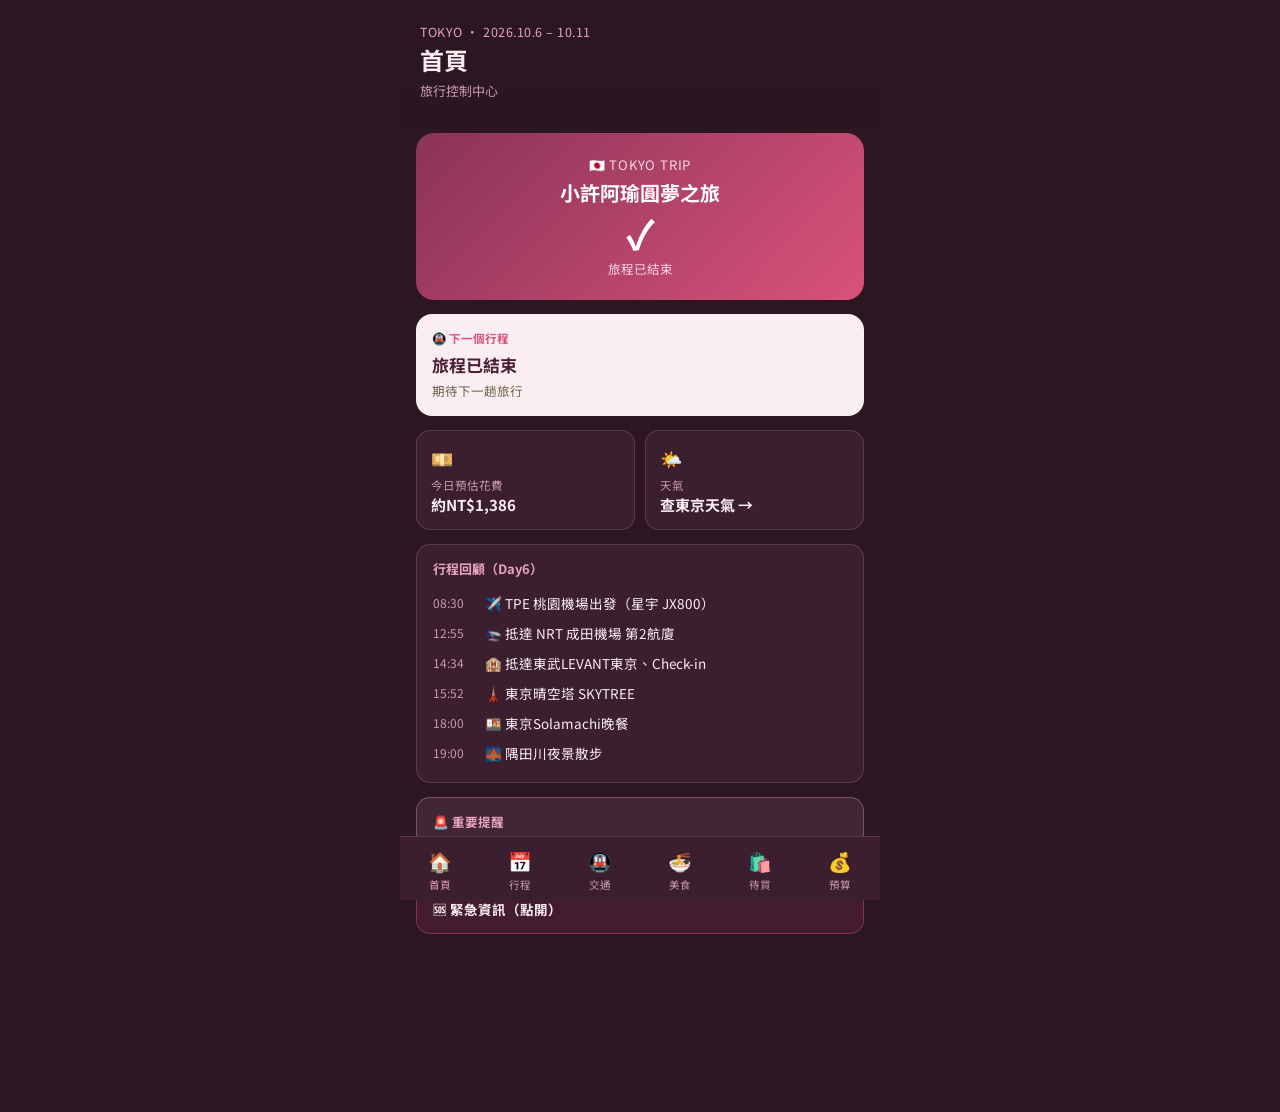
<file: Index.html>
<!DOCTYPE html>
<html lang="zh-Hant">
<head>
<meta charset="UTF-8">
<meta name="viewport" content="width=device-width, initial-scale=1, viewport-fit=cover">
<title>小許阿瑜圓夢之旅</title>
<link rel="manifest" href="data:application/manifest+json,%7B%22name%22%3A%22%E5%B0%8F%E8%A8%B1%E9%98%BF%E7%91%9C%E5%9C%93%E5%A4%A2%E4%B9%8B%E6%97%85%22%2C%22short_name%22%3A%22%E5%9C%93%E5%A4%A2%E4%B9%8B%E6%97%85%22%2C%22start_url%22%3A%22.%22%2C%22display%22%3A%22standalone%22%2C%22background_color%22%3A%22%232b1622%22%2C%22theme_color%22%3A%22%232b1622%22%2C%22icons%22%3A%5B%7B%22src%22%3A%22data%3Aimage/png%3Bbase64%2CiVBORw0KGgoAAAANSUhEUgAAAgAAAAIACAIAAAB7GkOtAABIaElEQVR4nO3deXgcx303%2BOruuWcwFwaYwTkAwRsESZC6aFv3YTt25NiWT5GW13md932S19k4b/bN7iaPE%2B/aceK8b5I3xyaxEisWKUuWHJ%2ByZSu2JVOSJUsiARK8QRyDcwZz32dX7x8jwRAJgsBgZvqo7%2BcPPxIFYgpG9%[base64]/9asH33v1H37qxNNr/JVEPrPZNgEoDDfYvkXuNgDUYu0Sv6pV6/7V1k6CVSEeQI0QAKACNdT6K6yz9K9UQwxcAakACocAAMXZfLm/Qg3Vv2rzGXAFRAIoCgIA5Ff3ir%2Bs5tK/Ut1jYBnyAOSFAAB5NK7oL6tL9a9qXAYsQxhA8yEAoHmaUPSX1bH6VzUhA5YhDKA5EADQcM2s%2B1V1r/5VzcyAKiQBNBQCABqi%2BUV/WYOqf1XzM2AZwgDqDgEA9SRj3a9qaPWvkjEDqpAEUC8IAKgD2et%2BVROqf5XsGVCFJIBNwlYQUDuF1H1mLf//jySA2mAzOKiF02xTWvVvWve/yZ%2B1Hgr8dYAqYAoINkCxVUaWiqyQiaCrYUAA64QpIFgXxZZ%2BuFr1l4UYgOvCCADWooq6L%[base64]%2BZ8izJbVTPtXTZwNQSAxuEehs3A9aNtCADN0moPTskdbSW3rWZavZCA4BmAJuF2hbrDgwFNwghAa1D9oXFwdWkMAkA7WBiqK3%2BORfkt3CQWLjN2IAA0AvckNBOuN23AMwDVw60IssBTAQ3ACEDdmKr%2BapldUUs764KpK1B7MAJQK9x4oBAYCqgXRgCqhOoPSoNrUo0QAOrD5p2mrnkVdbW2Xti8MlUNU0BqghsMFA7TQeqCEYBqoPqDWuBaVQsEgDrgjgJ1wRWrCggApcPCS6LOKXU1trm%2BcOkqHwJA0XD/gNrhGlYyBIBy4c4BbcCVrFgIAIXCPQNagutZmRAAioOZ0yuodzJdvS1vBFzYCoQAUBbcIaBtuMIVBQGgILg3gAW4zpUDAaAUuCuAHbjaFQIBoAi4H65F7dPoam9/4%2BCaVwIEgPxwJwCbcOXLDgEgM9wDwDJc//LCbqCywaUPQLCBqKwwApAHqj/ASrgjZIEAkAGudYCr4b5oPgRAs%2BEqXz9tvEKjjZ%2BiOXB3NBkCoKlwfQOsDfdIMyEAmgdXNsB64E5pGgRAk%2BCaBlg/3C/NgQBoBlzNABuFu6YJEAANh%2BsYoDa4dxoNAdBYuIIBNgN3UEMhAEChtPT2pJZ%2BFtASBEADofMCsHm4jxoHAdAouGoB6gV3U4MgABoC1ytAfeGeagQEQP3hSgVoBNxZdYcAqDNcowCNg/[base64]%[base64]/gq6BcnzqxNNyN6HOtPcTqRfu9GUIAAAARiEA3oBOAQA7cL9XIQAAABiFACAE3QEA9uCuJwgAAABmIQDQEQBgFO59BAAAAKNYDwB0AQBYxngFYD0AAACYxXQAMB7%2BCqelpbNa%2Blm0h%2BU6wHQAAACwjN0AYDn2AWAlZqsBuwFQM457yz/whFvji/kV/1HgfvUva/0dAICmYDQANhP4kvRGWZckYhF0lEjbre5uk50Q0m2yD7Z4CCEOnfGQu4sQQiVyd5vfKugJIaIkeQyWN77Jpn8EAG1YT2do%2BWuWO1EC4Vb%2B6%2BZ7VGwOAnRyN0CJOI5IEhEIJ75ZqN16s0EQrIL%2Bnva%2BmWzqtwYOPhMcv5iO/vbADa9E525v69Px/C8iM/0W105n%2BwtLU2ZBd6Nv62hoOlUp3tazezIy%2B2psISuWfnPbLc/MnjuZWJzMxj/dP/xqbHE0EbyUjb2vY/t8PnUiEUQwAAu4FX2g5X9w6k05sVyioo5wh1q7FwuZy9n4XnsbT/jRVKjX4ug0WV%2BJLbj05t321peicwaeL1H6xjfkiLTi5rniX%2BFauMH2LXK3odlWjXrurb1yjnASkQ46fScSwQ927nind8tud%2BdYdG7I3R3MJbKVcqvRIkpStJi16AypUl7HCyZBly2XBJ7X80KFiqIk6Tie57gSrfAc7zZayqKYLOdtepPXZAsXMhzH2fUmjnBnE6EDrZ0VSi%2BmwqOJ0Egy%2BFp88aHeobl8%2BkRiMVEuVpvEc4Qydk1/9eB75W5CfeAtoGW7Wjy3enqemjtn4HU3u7ve1d7/7NLkYiF7q6f3PZ3bX1iansjG39baPejquBAPxcv5YXdXulwYS4QOuDudRsuPFy4OOXydTu%2BPpk/d4e1/LHA6X6n8RteOX0Tn5gvpgij%2BODSx2956OhmufhxPOLqR8XYin2nMz61QCABCCOE5jkqSVdBnxbJNp/9A544P9ex5YSlw/5bhqdi8RdDHS/nlL1v%2BX0LI8j%2Bs08qvX/5nnnBlSgWe4whpNVpb9MbLqUi31WkQhHA%2BcyKxOBIPjSaDkVL%2B9tbemXxyKpesz/8RaqCBDGCq%2Bq8suCZeN%2Bz03uHp/frcOSMv3OLuGnZ4B50%2Bi8E0Ep7ZZvcIPJ8s5bOVcr/NvVTIpMoFgeNcBku0mJUIoZTqBUGUpAqlZp2%2BTMUKFa06Y5FWREotOkOJiiZB5zJalvJpQki31TmbTTgMJpfB/LPQxFemRvstzlfjCxWJGnmhSMVqr27tjhQCQPtWHQEM2j2/6d9XotSmM2yze4L5tIEX0uWijudFSgW%2B2Q9Llj%2B0RW90GyzxUv5MKnRPx45kITuSWBiNh0aSoYlsfPnrV05YaQkCQC28RuvbWru/vzjOceRmV9cBp3fY6fPb3ISQS8nwTkd7TiyFC1lRolSiAsdXL9aNdqFWuvrvUonyHF%2BhYqfFEcyldvoGXpg502a0zBVSRwNnJ7Ixl94ULxfWmCBCAGhctfqvnPDZ1eL5lH/vIe%2BWC/EFs2Ao0gqVJEJIzddlgxh4IVcp63jeyOs8JiuVpNHE4mgiOJJYupSJEkL22dtPp5Y0FgIIAIXrMrcMO3zDzvYDrq62ltaXFy51mG2dFkeylK%2BOmzdT4mtWTQIqUT2v4wihkuSz2H8RDtzh3fKVy68/MX%2Bu%2BmWrThAxlQEsBkB1DocQst3q/qR/716XT5RoKJ/W8YLcrdsYPS%2B0mWwcIafii%2BFC7n3bbhhbvDySDI0mQiOJYFmicjewDhAAinLA6R1Px9NiyW9xDDva9zt8B9ydFp0%2BUsjmxDKVqJ4XREU%2Bfq1Q0aoz5MXyTmfHufjCM6GJ7y5eohLhCSe9dTyAANCsavffwPNdJvun%2B4cHHe3JUr4iUVk6KXWk53kdJ2TKRR3PtxqtVr1hKhUdSYZGEsGRRChPK3I3sHYIACXY62gfdnj3O3w3%2BgZeCY6nK6Wb3N0GQQgXsgWxLHfrNoBKEiGSWdCXJWrVGb42ffrp4PjVX8ZOBjAUADzh7GYrIeQ2T%2B%2BfDb9rPhVJlQrNn9xvGrfRYtebZjLxk4nF0WRoJB5KiyW5G7VhCAC58ITb7/QOO7z7nd5dDm9RrESKmTKlAscbeKGo5l4FIYRKkiSRXU7vRDr81NyFF6Mzy6/bEQSAVjnNtnva%2Bu9q8%2B%2BwexKlHMdptvqv5DKYHQbzYi55Ir5YnSCKlwtyN2oDVJ0Bqqv%2Bek4Ydrbvd/qGHd7t9ra8WI4Usht6k1JFREpteqNNb3g9uvD5Cy%2BQN58OIgA0aKfT%2B1f77nXozYv5FFHeM94mcOhNTqM5UsieiC2MJEMjiVCklJO7UdeHAGgCM6/b7/IOO3zDDu8We2u2XKq%2Bi6l51elfgeNOJoIPT40URbH6Nh0jGcDKSuABq/tdvoFOs2M8FdbwtM/akuVCslwghNzY2vXOjm2JUv71%2BEJ1dihYZOJyhyvYBMMBl3e/w3vA2dFrc6XKhVgxF8jEr/83taLaESyKlfd27rjN43985sw3Fy6w0ztkJQC%2BuO%2BuVqN1KhNltvqvlC4X0%2BUiIWS/03e3dyBTLp6ML4wkg6Px0GwhLXfroOFcelN1fv%2BAq2P5lc3pTEzudslGxwuBTMxhMO91tE/lEicSQafZxsIggIkpILvO8OM7P1md%2BYFVWQR9q8laECsnYwujyeBoIjSVS3KK2bROpbNASpv/8RjMw07fsMN30N3hMVkTxXxSVU%2BDmoBKdKfHf%2BTFr0/lkiwEgPZHAE%2B%2B7UOL%2BazaX1potJxYzmUThJBtLe5Dnl6L2fZHJ3/488iM3O2CTRE4TpSkblPLkLN9v8N70NXpMphjpVy6XMxm1PdKWBPwHF8sZgasLkY2XNF%2BAOh4oc/miBQyPBvv/GxSQazM5RJiJvbO9i0mQXc2GZ7DpJBqiZJk0%2BmfePtHCuVitJhNlQspdPmvZzGXur9j%2B/2d23/31LOaHwRoPwAIIaIkofpviMDzAy3uGz3db0wKJYIjydA0G30izfAYzMMO35CjbTwRFFW%2B1LGZSlQ0Czq92vYFqI3GnwF86x0flbsJqmcSdB6jrSyJo7HFkURwNBm6nJXhLRHVPQaQ6wGAz2gddvj2O70H3Z0ugzlRwkR/7T7w4hNyN6GxmBgBwGZUJ4UIIX1W5w2tXVad8V8nX38kcFrudsEbqntb9Zrtex3tw07fQVenTW%2BMYcKnHjT/LhACANarSCvzuaRI6V57%2Bz1t/ePZWACTQgpAJWmPve2fbnmgUEhHCtlYKRdTw/o%2BUAItB8Bntx8ihFSoqLptPpVM4Pl2k%2B0Pd729RMXR2PxIYml5Ukg5r42yw2e07nW03%2BLquhgJMLK1STN969CH7vrZI3K3ooE0/gzgy/vv2%2BNoL4h4B7QhqicTSJI0mY799qkfNfrjVPQYoNEPALpNLfudvmFn%2B0FXl01vjJdy6RV7mcHmUUp1vDCSDP6vy69peBZIyyOAdqN12NWBG6NxqpNCkkT1PH9fe//FDCaFmuE3/fs%2B5t9LiIQJn8bhed6iM/zt5dflbkhjaTkAtrW0drR44pEZTAE1FMfxRp7/P3fdmq%2BURxILI/HQ6dTSeCa2fPAO1IvPaN1idQ062qbS2NSk4Twm673tfc8uTcndkAbSbAAIHPdSZOYHgdNDTi%2BmgBqtItHqTjL9FteN7m6rxfEHr33nldhCfT/lUyeeVsUsUB3nf6oh2mex77F7qxM%2BdoMplE/nVXUMixqJlBbEst/ilLshjaXZABAlyWt13O3bOpuNq/3ALxWpTgrRTPz%2Bjh0eg2UsFa5OCuH5cG2oJOk54dgtDxQqJUz4NJPA88F8%2BuHpEaLpl0E1GwA8xxWpeDQwesS/n%2BVtDmXB83y/1Xmju6ssiSOxxT869zyqfw28Ruuww7fH0XY5Fa5QEavZm4lSutO39WZX5y/jdR7IKoqW3wJymm02nf5Lg3dZdXq528IoKtEylR6fOzOZTczl67OnkMJngeo1//MbHds/u%2BNQmVK84dN8VJJajZaJTOwPxn4qEE4kEkYAKlM9/z1TKYuSpOf4skTlbhGLeI5v0QufH7wzXS5OZ%2BJ/P/H6pSxGY6tbniXzGMzbbK6b3V3jqTB6/XJZKmS%2BPnuWEFI9IEyrs0CaDYAqm85AJbFIK7iR5FKi4lQmRgjptjpub/MvFjJqPJu%2BCSRCjLzwxd2399ncbqM5UshlKuj4y4PnuJ3OjqXzL8rdkIbTeFnMVEqPBMZ2OnwVKsrdFtYlS/mP%2BYcevel9f7zj7Q907qz5obzSTllZaTNtc%2BiNN7o6fOaWRCk/nYmj%2BstIpHQyFSFE%2B2%2BOaHwEwHNkLLX0WnSmz%2BqKFnN4F0hGEiHVp/H7XL4%2Bq/PbCxdFvBlECCHkoNP3Lt/AkL290%2BKYkWOnVViJUslttDwTvDxX0P4ZgtocAVQfABBCqEQIIf86fcqqM6D6K0SymHcbLU8deuDPBu/YYXPX8B2UOQiouVX3tPe/w%2BPPieXL6UiJirhQZUQliXCk3dzyyPSpK/7TclXREo2PAAghHCFnUuHXYwu9FnsJE0EKwPN8opQnhOxz%2Bm7PJS9lY2yuF7YI%2Bj/acajX6mozWueySZ5H3VeEgZbWo1MjIpFYWMquzRHAStVf4KOB02ZBL1KN/zpVhEpSqJD5SM%2Bex298/%2Bd33SZ3c5rNyAvDjvbt9rYyFRfyKVR/hdBx/EQ6cnTmDKmOBrRO%2BwFQdSETvZSOWvV6Fn6pqlCd6Ahk45lKqcts2%2B/w2nSG9f91pc0Cbag9D3Tu/Lcb7v/S3nuLYgUXpHJQSZKIdDw8k6esbB6jwQC4eqqu2rn6l%2BmRXmeH22jBLac0Fp3hb4ff/c1bHrjT45e7LY1S7eLrOH7A6jro6iiIFcz4K40kSb1W1%2BNz56/1Bdp7DKDBlcCr/pIEjuMJf8DpfV/ndp9Ja79FzZjOJX4cnHw9vihx6xqAK2RV8Dq7/x6D%2BdjNHzDyQqKUxztpikIlyaLT97q7/%2Bnc88dmzvAcudZsscaWg2lwBLAqUZLKkvjL%2BMLz4YDbYKEUC4OV6ICr838e%2BDWXwaS9UdpBZ8f7OrYv5JIT6Wi8lEf1V5pUqfjffvmt7y2Mc%2BSa1V97WBkBrPTULR/0GK3TmRgzv2XVoBI1C4Z4KT%2BWDL0SXziVXLruX9nQIKDl/Xev58vS3/7p%2Br/nOrv/f7f/vkGHD/sSKlB1t%2BDZXOpPzh%2B/7hdrbATAVgBwHJEk4tKbfqNj%2B/1dO%2BKlfDMbBuvEE85vcz2/NPn58y9W/5WuuWRs7QxYZ9G/lrXD4LrV32u0frBr5xars9/qihVzOMVFaahEfWa70%2Bb%2B%2BPFjM/nrr/zSWABobR3A2t3/6rxCvFw4Hp0ddLR1WxypUh7nhSkNJdLlVPQGV9c3b3ngv478KFis5ZbbZN2/%2BvtsaFiwvLPbLe6uj/ftn0yFk%2BUCqr8COfTmU/Hgl375rUylVN34c%2B2v19iucFobAWzoMf1fD93jt7lieBynSFSS9LzwfHj6tdjCmXRk7SNlVg4C6lX6V7UyBq7b/f%2BboXt3OdsXckkRRxIpD5WoUdDP51PPhQM/Dk2u/y9qKQCY7pL828xpm85oxAhAkXiOoxJ9qH/4d7feSAjh1rEzV8v7725o9V/nR3CEdJps7/YNmATdbDYuvbnoAZSDShIhXL%2Bt9XPnjm%2Bo%2BmuM1qaANmQ8E3tq9uygvc0q6DA8VyCJkPFkeKfDe2eb/7lwYI2vbHTdX/3jVhsBVKcR3t%2B542Nbb5yMLVRwEIUiCRy/zdH%2B6OTJ6lIM7b11tk5MTwFVPdC54/f23rMQX0yVi%2BipKZBIaaSUH0kEv7t4qUSp9NapoKe%2B8NdyNazqQ3/82Sv%2BxKk3Pn3bkfOxRQEbPCiSSCkl0iux%2BZ8uTa/nwe8VMAWkHRwh31y4ePj4sVS5qMOhMYok8Hy/1fnpgYNtBqvSqv/Vbbivvf/T/cPjiSD6EgpEJUnH8buc3lS59EjgdA3VX2M0VfJq6P5Xy8l0Lnk2Hc6J5V6ri7CxCZS6ZCrFSCH7yE33P9gzuPyHSqj%2BVU994a%2BXy/27vVtva%2BvDvL8y8RzXZrL92bnj/8eZn5JaD3zR0oYQmpoC2vwv5nDvnv%2B05eBkOlqX9kB9UYkSwv3e6Wcf%2BdMvy92W1XX89HS0mFvKp/FISWkopV6LPVLIBLLJf5g6ES7mNvPdNDMLhAB4C7/F8b6ObXvtXkokHe5hhaGS5DO35N99s9wNWcuGlgtA03Sa7SPxxf/r7HN1%2BW6aCQDUuLcI5JJ/O/F6rJzf5fS2Gq1yNweupPDqT5r%2BPhJcF5UoIeSHi%2BM/CI7L3RbFwQjgLaqrjew6w5Cj/SZn56CjjWAyVzFUVFsxDlAIm87YarIYed3dxx8tinU7EFAzIwAEwDV1m%2B1PvO3D5UopXMjgDVHZqaj6VyEDZEclGi7mvhccn8wkQsVsHd/310wAML0QbA08x83lU/cff8xvcRzpHXTojbW%2BMgAAzabnhV6rkyPc9y689HJ0vvqHeLvvatoZATTu3axP%2Bfd9oHtXi94UyMSwsFMWquv%2BV2EQIItqoT86M3YxHQ0Wsw36FG0MAhAA69JqMN3s6vqEf2%2BmUsJcUJOptPpXIQOarNviLNLKVDr6u6f/o6EfhABQlkavzrDrjF8cvL3H4mwxGMP5TE4sN/TjoErV1b8KGdA0dr3ppcjMv0yPpislsmJT7kbQRgDgGcC6cISkKsXPnHrWZ7QOWN0f7NreojNisQ%2BAEug4vtvqLIjliVT05%2BGZavUnjaz%2BmoERQC3%2BN//Qkb5hUaKxYi775tUGdaeB7n8VBgGNQyVKJfLU/PnxTHQ617y9fTACYNcjgbGfhKb3u7x77d6tNrcoUTwYUJG299x4rf8U/sFrzWwJbIaR13lMVkmSLqdj/7E0JXdzVAkjgE3xGMzfueOhXD4TKWYKYqX5DdCwunf/16j7V6t7EmAQUF8ipclK8Xhk9mxqaSKbIA2e8b8aRgCsEwgXKeU/%2BYtvDNnbhuztQ05vvJjDCcMKtKHSv/KvYECgQAZe8BitNovji6effSY4sfznmPGvAUYAdfMnu269t2PbdDpaonVbcc6sOnb/a6j%2BK9UxAzAI2CSRUqveMJ1NjKWWRhOh8%2BkoTzgqU%2BXHCADe4tjMmXOpyLDDu9/doeOEaDGbx6uicttk9a9%2BB4wDlEDH8R1WO0fIx1/9zvIfylX9NUMjIwDZu/8r9Vkc%2Bx3egy5fl9lOJQnPhzeqXt3/zVf/ZfXKAAwCNkrP8W1mG0%2B404ngaDJ0IRV9PbHIcUQJ2zpoYBCAEUD9TeeS07nkuXT0q%2B/4aDabCBcymBRqvjpWf4JxgExESjNi8d/nL1xIRy9kfnVMkxKqvzZgKVNDCIS7lIn%2Bpxef%2BJfJEzPZpM/c0m1xmgW93O1iRX2rf%2BO%2BJ1yLjuN95pZdrd2vxYPfWby0svpDHWEKqBn6LI4DTu%2BgvX2X3ZMtl7CEeA2bn/9paKXe/DgAs0BrqL7hw3PcWCI4kgidSobGUmG5G3VNmAKCdalOCn1r4dI3b3mgzWYLFdKYFGqQRvfTMRfUIFSSBI5byKd%2BEBwfiYfQ5W8OBECTVN9X%2B9y55wdb2pbfFMLyMQBCiI7jPWar3db6hReOVVd1QXMgAJqk%2Br7auVTkXCry1Pz5fotj2Onb7/AOuztNgi5ayGJ70c1rzjQ9BgH1oueFNqOV57gzieB/hCbPpMMT2YRAOBEvdzYLngHIrNtsH3Z6h%2Bxte52%2BVCnP%2BELiTT4AaNpz2k0GAOOPAd7Yw4dIp%2BLB0URoJBm8kFblhA%2BeAcBmzeVTc/nU9xfHvzR4563tfTPZOCaFQKsopSadfiIT/87CxZFk8HImLneLWIcAUIqHp0ZejS8MO7wH3J1GQRcpYCHxxjTzNU3MAtVAzwttZrtFZ/jEa9/DCl6FQAAoxWQuMZlLfHvhYo%2B5pfp44KC706ozRotZHDkA6mXghTaTTSLS6Xjwh4uXz6UilEg8x%2BGIdiVAACjObD49m09/b3HcZ7INO7wHnL4D7g6n3hwr5dLlotytA1gXk6DzGG0VSRyNL3534dIVEz6o/gqBAFCuYCHzTCHzTGiizWgZdnj3O303uDpaTdZ4MZ8qF%2BRuHcAqzILeY7IWxcrJ2OJTc%2BdHE8GpXFLuRsE1IQBUIFzMPbs09ezSlEtvGnZ6hx2%2Bg%2B4On9meKOUTpbzcrQMgVp2h1WjNVoonogujM2dGksHZfFruRsH1IQDUJF4u/Cwc%2BFk4YNcZhh2%2B/U7vAZevx%2BpKlQqxUk7u1gFzWnRGt9GSLBdOxBZGEsGRZGixoPo3I5mCAFClVKX08%2BjMz6MzFkE37PDtd3mH7b5%2BuztbLkWLWYkQkVI9L%2BBdC2gEu97kMpqjhezr8TfqfriI/ocqIQDULSdWXorNvRSbM/D8fofvgNO73%2BHbZveIEj2bCA06fVSi4WK2jK2HoCYc4URJ5DmeEOI0mJ0GczCfejk6O5IIjiRCcTyLUjkEgEaUKH01vvBqfIHnuBucHU698dmlqR02936X76DDu9fZwXFcpJApUpEQQiVavaUBViVwnMdoMwq688klA8/vdPkmkqGfh6dH46GRZDCF95K1AltBMGHA6hx2%2BoYdvmF3h4HXLeSSVp3BaXjLq6WyHF5W/VBKKc/zFSq6PnjfZr4btoKoWfUXoeN4j8mm5/mziaXRZHAkHjyVWhqwurZYnS9F57Bd1RWwFQSow0Q2MZFNfHP%2BQp/F8fbW7nip8MPQxL3t/cMO70F3p8dkTRTz8VLeb3VlK288RSANi4Q3ir5E9byOELqlpTVSyIYLmaHW7sW6f5hSvfl/gmyhSwixCPpWk7VMxel0bG9rV65cPJ0IPrs0ORoPnklHlr9%2BIhufyGLPBm3CCIB1Lr1pv9N7q6cnXiw8E5q4q71v2OHdbm8riOWlQqbT4pAICRcyhUq5y%2BpIl4vZSqlCxRa9qbpThUhp9XwbSiWB56Q3N3aX3lzsw3OcSGmryZos5ctU9JhsRbGi53mfvW0ytvBSZO71xKJDb/hZODBgdU5kE0994a9r/llUMQLgn35pMZ/Z7%2B2bji/qeCFdKgg837gkWP7OLoO51WidTEedBrNNb8xUiidjCyPJ4PHIrFtvepd3y3PhwIVMrBFt0CoNjAAQAPAGHcdXJEoI4Qm33%2Bl9R2tPrJz/4eLEvd6%2Bm1ydVsHw1ML5Q66ug%2B7OVqP16fmLQ872LouDStLlVGSHo03P60Zic7scXpPeOBKZ7be5nEbrmfi8z2yPF3MvRGducXX1WF2Pz4wdcnc%2BPHVql7312wuXrphVEDjuif/3rzbzUzQhAzY5//OhP/5st8m%2B39meqhQ/0Tu009mRLuWXCmm3wRIpZiVCXAZLplKsxmRJFAWe5zmuLIoCz3OEVN5M3OXoteoM6XKBEM4s6L3mloVckhDSarRa9YZLyaU%2Bm1vHCzOZ%2BMlE8MXorFtveo9v63%2BEp0biocWi6uuXvBAASoEAaDSH3pgsFwkhHSZbu8F6KhWy6QwHnN5tVve/Bk4NO3y3uDv/LXC6w2S7u73/%2B4uXCrTybt/AiXjoUibaYbItFjI6wnWaW2byqeXvyZFVXlPdzAiAqCQAVv7ru9oHRpPBj3TvTovF7dbWvS7f9%2Bcvuo3md3cPvhy8fKhjW6aQOZcI3tTmL1TKF1KhAZvHKOimMzEjr%2Bu0OKLF7MuR2QGrc6%2B78/nQ5PHIzC6752Z394%2BDl1%2BIzLoMpvf4tv5kaXo0EcxR7DJbZwgApUAANMHKes1zhG5kjcHy363%2BxVVLf9UmA4Ao/kzg5QDgCOEIt3Kthk1nIETKVMqEkHaDZamU%2B2jX7l/GF6ZyiQc6d1zKxk8nl97j25oqF1%2BIzt7u6bXrjS9H5yKlfLvRYtcbq5vtCBwnYqedpkAAKAUCQEsUmwF1rP5rqx4guhyTa%2BTl1Tb0xbAZGggAvAwOGtSIzfqbeQBAdViwXMc3VNBR/WH9EACgLDypz8sw9a3XOP4FNEkjAaCBsRhUX4McsLr%2B/H98uS7fsF5Vu17f58Prm/8BVdBGzcFCMJAZRwjHESqRLRaXgRf%2Bat99S/XbUTL8g9c2%2BTygjn3/Gib0ARpKIyMAUKPqXA/HEYtgGLC6/ue%2Be/9wx6FcpVQWxTpulrCZCl7H6v/qv33jd7YcJKj%2BoCQYAYAMOMJJROIJ12d1fuXge3OVUqyUlySpIopJqcDzdV4TW63jGxoK1H3Sf3uLe1drt4EX4qXCVDZxNh2O4DAfkJtGXgMleBNUVXjCdZlt/3zwvdPpmNfcEivmCCHVda0rtbz/7kZ8%2BhpJ0KCHvelv/3R52zuvxe4y25%2BYPHkiuXg2GUlVcM6zKuEZAMDGVNcoDdrbvjB4x1wuWRJFPS8ky4WrS39DyfJKzxtb/XBcKJ8OFzLv8PR8dODgo5dfPRkPnk2H8yKW6YIM8AwAmkHgOEKIQ2cy8MKHu3bxHGfkdbFSbu3Sr8Btk2uw8qfgOa6aBJlK6VJs/q62vr%2B58f5P9u6Vr3XANIwAoBlsOkOyXPzTXe9o0RvbTS2hQlrX3F6/0qyMgY/4h7JiKVoq/CB4We52AVvwDACa4W%2BG7rXpDZ0W%2B3w2udEJnwY9CWiO9QxieI6rULqztfvvzr0QL%2BefXZpqQsNgk7TxDIDpXhg0gd9if69v6153hyRJC7lUDdP96p0IWmfLqwcnTMYX3%2Bnb8rmhe25ydTS4XQBv0M4IgGAQoDwf6d71mcE7Z%2BOL%2BU2fJqi6cUANuUUlyaYzxEu5S5n46/HFF6KzWDWmTNro/hM8A4AGudnV6TSYjvj3jUdmRJxBvz48x%2BXEslVnvKu9v8/ieCE6i%2BoPDYURANTfrpbWh2%2B4fzwVNgq6Qv1ecFTRIGDz01Y9VuerkTk9z3/hwkupSrF6gHBd2gabp5kRAPplUE97WjwP9Q59ondoqZChEq1j9SfqeRhQl3bOZhNtRssNrd0f7t5N6rdJKsBKGAFAHVTP%2BdJx/J/suvVtnt7FfKpExQZ9lsLHAXVPqQ6zfTabmMjG/uLSK/X9zlAzjAAAfqV6PORHuncd8vQGsvHGVX%2Bi7HFAI9q2mE/xHHePb%2BtdbX5CMBCAesIIAOrgMwM37Grx%2BK2uUCHdtA9V1FCg0bGk5wWR0n%2BcPJGulM6lIw39LLgujACUSDO/FbWoTkwfcnf9Wsd2k6BrZvUnShoKNKElZSpadYb/uvXGLw3d3WW2ETwVkI%2BW6oymAgCazG9x7GppfbBnKCHTzsZKyICmtSFdKRbFssBxh3uGyJvnBgNsBtYBwIZVVye59KYv7rmDSpJFZ5ArAMib9VeW6aDmxw/P8UuFzHs6d4gSzYrlf5w82eQGgMYgAGDDqj3PI7173EbrXIMf%2Ba5Tk2NA3pHH5XRkh611l6tjMZ/%2BzuI4TziMBqA2mnoITPAcuCkO9%2BxxGIwf6Rm6rMinkQ2NASVMOhFCqCQJHO80mH575JlkuZjb9E4bsH5aegaAAICNua%2B9/3N77rqQWBQ4XsndzrrHgEJK/0oOvSmYT%2B9yej9z8odnFRnGmoQAUDRkQONstbo%2Bv/s2UZJKVHzjiCvF22QSKLDur1ShYpvJdi4Z%2BtPzL5Ul%2BefiNE9L1Z/gGQBsyIO9e2x6Y7SYU0v1JysquENvou99%2B4b%2BivLpeCFeyt/s8R/xJ786fUru5oDKIABgXYYdvm029x3t/VOZmNxtqQWVpFaj9e//v3/%2B5sKFVb%2BgVW/%2B4p7bdYTnVXhU2Uw2/tGeobPJ8C/jC3K3BdREfdc6NN/Hugf/7tAH39e5XaXVnxAicNx8LvlidPZaX7DT3rrHu1WN1b8qXMx8um//n%2B2%2B4962frnbAqqh1ssdmuYmZ8dh/95L4UBeLMndltpVKLXo9OlK6VqTVy9F556ZGlXR1NYVimJF4PmdjrYPdO30Gq1yNwfUQYMBoLGnNPJq1ZsP%2B4fSlSIhRO2HumQrJbfBtOqu%2BtWqf6e3r7ktqjOJkEQp77c5j/QOyd0WbdJebVH3LQ2Ndti/Z3uLJ1dRcd%2B/SuD5vtaeHbbWVf8rxxGX3pStlMqi6l%2BkCebTv9a5/QOdO%2BRuCKgAAgBWt93qvqet7ze6di/kU3K3pQ54wv1H4NRPwtOr/lcqkSKtTKbjNr2xue1qiEAm9gn/vu1Wt9wNAaVDAMAq3u0b%2BOptD37Cvzeg2qe%2BV%2BLIvR3b2oyW1f8jR3JiJVjMZstFDZy8KBFCifRbW4b/cPstww6v3M0B5dLma6CJfAbLwWq2zeY60js0EQ6UxIqg2rdirmDTGf/i/PFwMbfqf63WfCPP99hc87lkU1vWGIlS3mOwDDl9Dr35bDqihP2a1E57DwAIRgBwBZ4jh3uGLDqDKFHNVH8qSUZe6LU4eMKtsY3%2BtxYuzmTiVKLNbFvjUCLN55I3tnYd6dkjd1tAoTRyh0O9HO4ZenubP3aNnrJK8RzH8/ypRIgSaY2NM7fZXLvaetX%2BstMVZrOJj/YO3enxy90QUCJNXeuwSW9v7X7Qv3cmG5e7IXVm15v%2BbWr0xejc2l/27YVL35o86TO3NKdVTRMqpB/s3dNrtsvdEFAczQaAJifsGoTnCCGkw2Q70jMULWblbk6dUUniOa7Pep35n6oXorMLuaRmZoGqSlT0mlsO92IiqHZarSeaDQBYP07iCCGHewZ7rM6CWJG7OXXGc5yBF55bml57/qdqq9W9s82vsVkgQki4kLnbN/CR7l2E4Chh%2BBVtvgUEG/IH2w8ZBf5u78BEOip3W%2BpPpLRMaaJcXM8XPz539oDT23qNt0VVLZCJP9S3/3RyKV0uzRXScjcHFEFrPZ2VtDpqq6/7fdve3bmt12TXZPUnhJh0%2BhKtXHfyp6rP4jjUtVMDSwFWlSoVPrv1pidufRCLAzZEw5VEywEA1zVo9zzUt286HVPvLpjX1Wq0fPniy5ey61rRNp1LfvXii1vtnka3ShY5scwRbjEdfrB3T4tgkLs5ID/N3vZwXSZed6RniBCi4SPFKaUFsVKgGzgy96vTp0e0u6u%2BwPPpcnGv03fYj2fCgABg2JHeoYOtXclyQe6GNJBeEASOEzbyUHebzX1jx3atzgJVzeWSH%2BwevK8dJwewTuMBoOHJu026q63vw72Ds9mE3A1prHZTy5cv/uJ0cmn9f2U8E3vs4stbWlbfN1QzFnLJh/z7BqxOuRuidNquIRoPAFiV3%2BI40rsnmNf4qyBUotlKKb/xF1v/cerkuWRQ24OAikRtesORniG8FcoyBACLDvfs8RitZa1vECZwvEWn12/8pf7dds9%2B37ZGNElRosXcre19R7BAjGHaDwBtj%2BBq8LHu3Xf5toQ1t%2BL3aj6z/a8uvlLDOennUpGnxl/z21yNaJWiBLLxj/v3vt3dLXdDFErz1UP7AQAr3eTqOOzfF8hobbefq4mUpsqFnLiB939W%2BvvJ1y6nItqeBaqKFXOHe/f4cIwwkxAADGk1mI70vHHAr%2BYJPO82WAy1rm8YsrcP%2BQbq2yRlKogVv811GMcIM4mJAND8OG6dDvcMbbNr4YDf9ei3ub86NfJ8ZKa2vz6aDH1fizuDrqp6jPD7cYzwW7FQN5gIACCE/HrH1vu7d2rjgN/rMvK650KTj8%2Bd3cw3OTY7tpBLGnkm9ssKZGIP%2BfftdbTL3RBoKgQAE3a3eB7y75vNJORuSJPkxXKP2a7jeGETe1/O5zPHo7OitraGvhaJkIokHukZsumwRQRDWAkAFkZz12LkhcO9e3iO1/CWD1fos7lHkqGKRMXN/ciDLR4vG7NAhJBUubjP1YHzI6sYqRisBADLDvfuubG1O1HKy92QJvEYrS9HAl%2BZGtn8t3p4enSpkNFp7niAa5nLJT7Ygy0iGMLKlU2YifQr3Onxf7R3SPNbPiyjkpQqF/5h4kSlHlM3k9nEw1MjPSztl7CQS37Cv3fAqv01EGtgp1YwFAAM6jXbj/iHQlrf8uEKfU7f9hZ3vb7b8cjMmUSwQpl4EkAIqUi0RW88jIkgNiAAtOxI71CbyVbS%2BpYPKzkN5pcXx08mgvX6hgNW53Brj0EQ6vUNlS9azN3W3ocMYAFbAcDOyI4Q8tGu3Xf5toQLDP3IHCF6Xjg6O5ap1LgA%2BGoT2cSfnzvO1CwQISSQjT/o33uotUvuhsiAqSrBVgCw40ZX55E%2BJrZ8WEng%2BGeD46eT4fp%2B26eD49%2BYOaPJg4LXkCjlP9Gzp93A1k/NGuYCgIV49xjMR3oGM2xs%2BbCSTW8cdvpMvK6OWxxzhCOEFCrleDHPwtZAy/Ji2W9zH/GztUUEC/VhJeYCgAW3uLsOtPely8wFgJHXfWVqpEArdazTEpEIIXpe6LO5eY6tzfOD%2BfR7O3c81LtX7oZAoyAANOhiJjaTqvM0iPL5ba6j06dejS824pv/a%2BDUDxcuek2sLAqropI0k40TIpE3R0KgMSwGgLZHeVZB/%2Bm%2B/SZBz1R3td1k%2B1lo8on5c437iKOzZ2azCZPAxNZAVTzHOQ3m6jo4iYFl5NquDKtiMQC07XDP0H5XJzvrfgkhPOGWCpn/dfnVhn7KYiFzbHasnbFBQLSY%2B7h/77u9TOyMzSBGA0CrUX9PW/%2BHegfncgm5G9JUZSq26I2EEKHBg54Xo3PPLo43%2BlOUZi6XeKhv73Zb3dbWKZNWa8LaGA0ATeq3OB/yDy3mknI3pNnaTLbpTDwvVsRGvqXDEeLQGW9r79PzDC0KI4SIkmTk9Ud697CzJxI72P2Nai/wj/QO2Q3mMhvbFy8TOD4vlr8yPdrQ6k8IkQhJVop/M/5Ku8nW0A9SoHgpd8jjf7B3UO6GNIr2qsE6sRsAGnO4e8/t7X1RBo56v0K3xfG16dPjmVhzPu4nS9NPzp7tsTib83HKMZONf7x3762eHrkbAvXEdABoJvbvbus73L8vkGVr3S8hpMvi%2BNbc%2BR8tTTTzQ4/OjI3E5%2B16UzM/VAkiheyRnj1dZq0NgDRTB2rAdABoQPVxpIEXMuUiZWzyxyzoT8cXHw2cbvLn5sXKozNneI7jGXs1vkgrW1o8/6X/gNwNgbphPQDUHv7VaW9KJJOg41l6RkclKVspBovZtFhqfiE%2Bkwo/PHWy%2BuoRO6gkzeUSF1NNmm1rDrVXgE1iqGRo1bDD9zsDNzK16ychhOe4bouz1WAmhDT5qEuOcBwhPSa7UdAxtTsQz3FGXneTu6P6fztoAAJA3V0Ah854xL%2BnINZz9xtVMAv6y%2Bno31x%2BrfkfLRFJIuRsaokQwtRya0JIXixvs7dp5qgAVd/7dYEAULfDvUODDi%2BDG386DebHZs8syffW00ux%2BUenT/ttzB2duJhP3d%2B989c7tsrdEKgDBAAhqu0I3O/b9oHuXfPsrfzyW12PTZ9%2BOTYvbzOenD/3k%2BAEg8sCZjOJh/z7d9s9cjdkU1R619cXAkCVeI4YeOE%2B70CowNZ5v4SQVqP150tTx%2BbOyN0QQgg5NjMWzKcMjK0NpkTiOe73Bm5i7QfXHgTAG9TVHaASKVHxXDrM2ia9eo5PlfJHZxRR/Qkhs/n0sZkzrO0QRwiJFDLZSrlERV6dF6C67vfGQQCo1Z1t/g90786LdTv8VhU6LI6vBcamlLTb3fORmW/MjPUydmiwgde1m6xd5hbK2usH2oIA%2BBUVdQr8ZvuR3qFgPiV3Q5rKrjc9Hjj9k/CU3A250tHZsZcjsy6Wjs%2BlRLLpDZ/275e7IbVQ0Z3eaAgAVTrsH2oz2UpUlLshzUMlqSiWO0w2QojSph1KlP44NJEqF5haFhAt5m5t7zvSw9ahwRqDAHgLVXQNHvIPvbtrF4Mrv3xm%2B6VMnBCiwGmHHbbWAUc7a8sCAtn4g/6h2z29cjdkA1RxjzcNAkB9ZnLpi/EF1nb%2B6TTbvzt/4clGHvq4GU/Nn39laYq1zSEIIXmxfHdbn47jWdsZSRsQAFdSfgdhyO7xme1M7fxj1RkupcLHFPPyz9VSldKxmTMGXsdaFSxR8WImWpFokzfkqI3y7%2B4mY6iIrJ%2BSr5L3d27/je7dIcbmf2w6w9HZs7Gyog86Hk2GHp0e9Wv96MQrZCulj/UOHXT65G7I9Sn5vpYLAkBNuk0t/23wzkCGrX3//TbX0enTr8UX5G7I9f37wsUfLVzyMrYsIFcpPeTf69Zjhzj1QQCsTpmdhblC%2BsWFS6LE0Ms/bSbbz4KTTyh16v9qR2fPzGYTJkEnd0OaJ1Uq7HH6Wo0mJS9LVOYdLTsEgJr8mm/gbW1%2Bdmb/DbwQLmSOzozJ3ZANWCxkjs2OtRqtcjekeXiejxQyqXJJUsNjAFiJlVJSA6V1GXbbPZ/w75vKROVuSPN4zS1HA2Mzalvv9mJ07uuB071WhjYK1fPC7229yazUrYGUdi8rBwJgLQq5bjhCOELuaev3GK0iM0uNeqzOJwJjz0UCcjekFkdnx34RDriZWRscL%2BVvaO36zNYb5W7IKhRyFysTAkAFJEIkQi5lohH5tr9vMqfB/Fp07tisct/7XBuVyNHZsbxYFtiYr6OSFMjEqk8%2BWFsNp2pMXJ2boZDug9/i%2BGj3YIWNvR94wlGJHps5U1TzzzueiX8tcKrb4pC7Ic3Ac1yL3lQdnSpqPwyF3L%2BKhQC4PiVcQ5/s3es2WhjZ/KfH5vxa4NS5dETuhmzWj0KT35o728VGBmQrpTva%2Bz/Rq6CtgZRw5yocAkDpeI50mVvu9g2E8kyc/dJptn9v7sL3Fy/L3ZD6ODpz9mwiaNMxsUVEIBv/re233OrpkbshsF4IgHWRsStBJbJYSJ9PhnS89n9ZFp1hPBU5Nqum9z7XlqoUj86cZWRZgEjp%2Beh8IKuIM0rR/V8P7deUepHxevrDbYf8VpeCJlYbpkVnPDo7Fi0V5G5IPY0kg1%2BbPtXHwBYRAs9vsbfud3jlbgiq/3ohABSN5ziv0frOzu2z2YTcbWk4v811LHDq1fii3A2pv39fuPCjxXEWtogIZOL/ffC2G10dcjcE1gUBsAHN71ZQSQoVs2PxRb1Sl9jUS5vJ%2BrPg5ONzqtnyYaOOzYzN5RJGXuNzQSKlF2KL0zk5Z4HQ/V8/BMDGNP/a%2BuzWm3Y62lWx127N9LwQKWTV%2B9b/eiwUMsdmznhMGt8iQuD5LXbPsHyzQKj%2BG4IA2LCmXWE8x3kM5vd27QhkYs35RLn4zC1HZ84EZO02NsEL0dnHZ8Y0v0VEIBP/3OAdQ/a25n80qv9GIQCUi0pSpJQ/FVvQ9vxPj9X55MzZn4Wn5W5IMxwNjL0cCWj7%2BPgyFc8nlgI5le3gxCYEQC2a1tH4nS0H9rk6tbr/T4VSp8F8Ijqvrv0%2BN0Mk0qOBM0WxLHC8olbM1pGO5wfsrfudzZ4FQve/BgiAGjX6auM5zqU33d%2B1S6vbf9r1pjIVbTrD1%2BfOFmhF7uY0z3g29rWZ0wNOL0ckrW6aM5tN/OngHdtszZvsQvWvjcbfSWioRD7jNNsa9M2pJMXLhZOxhS5zS0Vz579zhOh5/ksXf7FUypao1n6663omOGEXjC6D8eP%2BfZfVv%2BPF1Ypi%2BXIqPNOsteuo/jXDCEC57mvvv7Vntyb3//Hb3I9On5orpMtUm9Mg1/WN%2BXP/NDXy7blzHWa73G2pPx0vbGnx3OrulrshcB0IgE1paNfjTCp8KazK3fDX5jW1/Ghh/N8XLhJCmD1Dqjr5c3Rm7HI6YhH0Mrem3iSJRovZNpOFENLocyLR/d8MBMBmNe76%2B6R/r8/corHd1U2CbjabOKqh3X5qU829SCl/dOaM3WCSuTX1xnG8WdAXRJE0OONR/TcJAVAHjbgKb2/t/bX%2B4QXNvUvnNlqPzp5ZLOC%2BfcOr8YWj06f9mlscEClm//PADfe29TfuI1D9Nw8BUB91vxZPp5bOh6Y4bc2Q9FpdXw%2Bcfik6K3dDlOXxubPPhSY92jpHnko0Uy5adHpCGjIHhOpfFwgAhfrs1pu22ds4rRwoaBJ0/Tb3y5EAJn9WdWx2LFbKGXiBauWdKJ7jjYKu2n/RVC9GWzRSX5Sgvl2SiWx8KhPVxlohl8E8mYn//fgvj82c0cQPVH/TudSTc%2Bf6WjwGQafTSupHC9kPd%2B8yC7q6P8dC979esA6gnuq1MsChM97V3mcU9LlKafPfTV484SoSfWz2zPm0Nle01csPgxPPhwN7He1f3HN3IBuXuzl1oOeF08lgXqzzKj9U/zrSSF9DOTZ/dXIcSVaKJVFMlfJ1aZK8emzOr02fQvVfj5xYeSW28O9z57RxjHBeLP/61psO1HVPCFT/%2BkIA1N8mr9Hqe9Mc4Uzqfz2802z/3vyFp4MaOeC3OY7NjJ1NBFvUf4wwR6Sl%2BOJIIlSvb4jqX3cIgIbYzJVanfc/mw6r%2BhBgAy%2B0Ga3j6cixgJZ3%2BW%2BEVKV0dOaMUdBxhFA17wIiStJCLiURUpdHAKj%2BjaDiEqNwm7leh%2BztH9x%2BS65SrmN7msks6NPlwnfmLzw%2Bey5a1sJEVpONJEPfmD2zzdnRolfxGjE9L3RZ7DtbWjf/5B/Vv0HwELiBan4mPJZaGpm7YNbpGvMKdcO5DOa/vfzqy7F5uRuiYo/Nnv1hcOLtrd2/v%2BNt0%2Bo8EahCqZ4XnPrNzmWh%2BjcORgBK9DsDB4fb/bw6Xwf0W12PzZxG9d%2B8eLnwdPDyT0MTbaZGbTrbUALPE0IEFBkFw%2B%2BmsWrrvMzn0pOJkOoWAYiU%2Bswtx8PTx2Yw7183x2bGIoWMgRfU%2BDwgUym9v2uHjuP5Woey6P43FAKg4Wq4giey8VaTVVJVALQaLelKcTIde3LunJrarXiBXOrRmbE%2BdxfP8YLadgZs0RmnssmKRGvb9hvVv9HwDKAZNvowQM/zlFJBJW8BUUnS8XxRrPz5xZeXSjm5m6NBz4UD//eJp1sN5v99%2By2T6llRQSUpVEhfqvVIO1T/JlBHidGAdV7NHEd0hHt/5w61nAPDEcJz3NbWnq8FTi%2BVcirroKrH8cjMtxcufiMw1m1xiCrZL4jnOI/R%2Bk7vlhr%2BLqp/cyAAmmc917QkkQqRJjMJq87QhCZt3kCL57mlwBdP/fgHwcsE23412NHZsXAhW5GoVw2PhakkhfLp6kZAG3oGgOrfNJgCaqp1zgVN5RJLhQyVqJJfBBKp1GV1fHfuHDb4bJpMpfyZ0R9nxOJfDN7daWnJKn6rKKfBPJ1MEkKIxK2ze4Dq30zKrS9add3rmyPkcjbRZrIp%2BRlwq9FCCRUl8She%2BGmuZLlQovSx2TM2nZEnHK/glSI8xzkN5slMghBCUf0VCSMAGaw9DpAIiRRzLSarkFfocWBGXhfKp//o7PM6jsdT3yYTiUQIeT2x%2BM25s52mllvb%2BxZySbkbtToq0WAhPZ1LrPPrUf2bDwEgj7UzoEAr56PzCnwLiCNElKQ2k/Wfz5%2BIlPKqeytRSx4JnCaEfDyX/M3%2B4alMTIFnR0sScRssk9kER7jrngyM6i8LxZUYdiTymVUv%2BurjskgpL1KqnLVg1Zb0WF0L%2BfTTCxePR2YJIaJimseg6uTP12fP/DI6229zt2x6x4W6E3jeYbTESvm1q/%2B1bgRoAowAZHb1UECSOEKkmVxyt6MtXMjK1bAr8By33dnxyOVX/zVwilPwvDM7lmfV/3lq5PvB8fvatgy7OsKFjHIGjhwhZ2IL5TUXMKP0y0sp1wrLrrgHqt2lqVyi1WxXyLi%2Bz%2BY6n4p%2BbeL1x%2BfOEkI4Dh1/BQnkki9H5x%2BfO%2Bex2CVCbMo4SIBKUoXSUDFLrr0dNKq/7BAAinD1nXAqufTtwJhZ0Ms7C2QR9F5Ty9l46C/HX354eiQnVgghtS3rh4a6lIkefvnJ/zH%2Bip7nBY6TfeMgnuN2eXrmCylCVn//E9VfCRAASnHF/bBYyJxMBLutDrkGASKlVp1hsZj554nXHw6MytIG2JBAPnUpE3ty9pzPbLfrTTIOHqkkUYk%2BOXnyK1OjZLX6j%2BqvEAgABbnirpjMJaYz8eav%2B6eUGnmB40iX0/v1mTPfC46fTi41uQ1Qg%2BpY8fG5s%2B984bF/mRrx29wybhrhM9sjpTxZ7UQLVH/lQAAoy/K9wXOkeve2m1ua2QA9LxCO87f2PDJ9%2Bj//4qnX4ovN/HSol2eXpn4ZmUmUi36rq/kxwHOc0%2BKYysXJVd1/VH9F4Qbba9mqCRqt%2BmpQu9Hy5aG7y6LYhFc7qg8b%2Bm3uL5w/HisWTqXqdpY3yMLIC0Uq/uWeuwSO2%2BvqnMnGm/O5VJJsOsPz4enH584ly8XlP0fpVyCMABQqkc/wHCdwPJFIf0trQz%2BLShKVJLfRss3e9u25c8%2BFA6j%2BGlCRKCHkc%2Bd%2B/vtjPz2%2BNNVtcTTnyTDPcd2O9hOJIKq/8mEdgHLFcmkqSb89%2BqOPdO96p3cgUynV94GwJFGJcIQQt9HiMVqPBU49OXcuo9qT6OEK1WV6JUoJIU/NnzfyOgPP73V1zGbjjdtkkOe4Ppv7sYnXz6Uiy3%2BI6q9YmAJSOqfZdsjd9d93vC1eytfre1JJ4jmOI9w2Rxul9MmZsSfnz6fKpQKt1OsjQIH6LI7f2XJQ4PgdjrbFXJJKRFfXqcXqLOJPl6ar60WqUP2VDAGgDk/f9mBdjoipln6ecFvb/f8w9txMLjWZi6crpYziNxaGetlmc39m4IZOs32pkPbb3PPZZB1jwK43nU4E/58LLxKUfjVAAKiG02z76sH3Vv%2B5hqMCqhtyCRw34PE/fO7nS6XcM8GJBjQT1IEnHM9x37j5A6FCusfqCuZS3Bsnt2xqmvFTJ56u/gOqvyogANSkmgEGXiiIFa%2B5JfzmoTHVfv3yl1X/lUpS9Vh5gyCUKfXbXC%2BEpxOl4lQu8f3Fcfl%2BCFAEgXAikdx6c4GWn7zlgWgx12mxJ0uFRClfvXjWmQQr%2ByKo/qqDAFCf1975X/7ywi%2B221wf7dt3KbnkM7fMZ5NtZlu%2BUq5ItFApcxzXZXEQQsKFTJ/NnSwXziaWZvPJf5g8IXfbQVmqMdBqMBdpZYvV9cHOnW9v83McmcnERYnqOKFMRY4Q/s05IkopIYTneUqpjhe2tLS%2BEpnZ5%2BqYzyWr1R%2BlX10QAKpUXSXw8Z49S8XskL2t3%2BJYKGQuZWK/v%2BNto7GFrFiezMQCufR4NhYu5lKVIiGkeiLfes/lA5YIHFd9ZajXbO8w2fwWx3abu9Vg2eloa9GbJtMRt9Fi0xtnMvEtds/lZHiry/dKcPKWjoEvn3nueytGk6j%2BqoMAUKtVz5NpN1iuOKKL597Yu43jCHbvh41q1Zu9Zut2q7vf5npketSpN3Wb7a0G03cXx/0WR2DFYWSo/mqEAFC3agwIhKMrynt1DlfGVoHa/arf8NYh46ojSJR%2B9cJKYHWr3nviWzv3qP6wScs7fl9xJaH6awxWAqte9Q5c44RhgEZA6dcAjAA0AncjNBOuN23ACEA7MBSAJkDp1xKMALQG9yc0Dq4ujcEIQIMwFIC6Q%2BnXJASAZiEGoC5Q%2BjUMU0Aah7sXNgPXj7ZhBKB9GApADVD6WYAAYAViANYJpZ8dCAC2IAZgDSj9rEEAsAgxAFdA6WcTAoBdiAEgKP1sQwCwDjHALJR%2BQAAAIYgBxqD0QxUCAH4FMaB5KP2wEgIAroQY0CSUfrgaAgBWhxjQDJR%2BuBYEAKxluXYgCVQHdR%2BuCwEA64IBgYqg9MM6IQBgAzAgUDLUfdgoBADUAgMCRUHph9ogAKB2GBDIC3UfNgkBAHWAJGgm1H2oFwQA1BOSoHFQ96HuEADQECurFcKgZij60FAIAGg4DAs2CnUfmgMBAM2DYcEaUPSh%2BRAAIA%2BEAUHRB7khAEB%[base64]/L9B/pIlMlG4AAAAASUVORK5CYII%3D%22%2C%22sizes%22%3A%22512x512%22%2C%22type%22%3A%22image/png%22%7D%5D%7D">
<link rel="icon" href="[data-uri]">
<link rel="apple-touch-icon" href="[data-uri]">
<meta name="theme-color" content="#2b1622">
<meta name="apple-mobile-web-app-capable" content="yes">
<meta name="apple-mobile-web-app-status-bar-style" content="black-translucent">
<meta name="apple-mobile-web-app-title" content="圓夢之旅">
<meta name="mobile-web-app-capable" content="yes">
<link rel="preconnect" href="https://fonts.googleapis.com">
<link rel="preconnect" href="https://fonts.gstatic.com" crossorigin>
<link href="https://fonts.googleapis.com/css2?family=Noto+Sans+TC:wght@400;500;700&display=swap" rel="stylesheet">
<style>
:root{
  --navy:#2b1622; --navy-2:#3b1f2e; --paper:#fbeef2; --paper-2:#f3dbe3;
  --vermillion:#d9527a; --gold:#e6a3bd; --ink:#4a1f33; --muted:#c99aac;
  --line: rgba(251,238,242,0.14);
  font-family:'Microsoft JhengHei','微軟正黑體','PingFang TC','Noto Sans TC',sans-serif;
  padding-top: env(safe-area-inset-top, 0px);
  padding-bottom: env(safe-area-inset-bottom, 0px);
}
@media (prefers-color-scheme: dark){ :root:not([data-theme="light"]){ --navy:#2b1622; --navy-2:#3b1f2e; --paper:#fbeef2; } }
:root[data-theme="dark"]{ --navy:#2b1622; --navy-2:#3b1f2e; --paper:#fbeef2; }
html{ scroll-padding-top: env(safe-area-inset-top, 0px); box-sizing:border-box; }
*,*::before,*::after{ box-sizing:inherit; font-family:inherit; }
body{ margin:0; background:var(--navy); color:var(--paper); min-height:100%; -webkit-font-smoothing:antialiased; }
a{ text-decoration:none; color:inherit; }
.app{ max-width:480px; margin:0 auto; min-height:100vh; display:flex; flex-direction:column; position:relative; }

header.top{ padding:22px 20px 16px; position:sticky; top:0; z-index:5; background:linear-gradient(180deg, var(--navy) 70%, transparent); }
header.top .eyebrow{ color:var(--gold); font-size:12.5px; letter-spacing:.04em; margin:0 0 4px; }
header.top h1{ font-weight:700; font-size:24px; margin:0; line-height:1.25; }
header.top .sub{ color:var(--muted); font-size:13px; margin-top:6px; }

main{ flex:1; padding:4px 16px 100px; }
.panel{ display:none; }
.panel.active{ display:block; animation:fade .25s ease; }
@keyframes fade{ from{opacity:0; transform:translateY(4px)} to{opacity:1; transform:translateY(0)} }

/* 首頁 */
.hero-card{ background:linear-gradient(135deg,#8a3358,var(--vermillion)); border-radius:18px; padding:22px 20px; margin-bottom:14px; text-align:center; }
.hero-card .hc-flag{ font-size:13px; letter-spacing:.06em; color:#f8d7e4; margin-bottom:4px; }
.hero-card .hc-title{ font-size:20px; font-weight:700; color:#fff; margin:0 0 6px; }
.hero-card .hc-num{ font-size:40px; font-weight:700; color:#fff; line-height:1; }
.hero-card .hc-lbl{ font-size:12.5px; color:#f8d7e4; margin-top:6px; }

.mini-grid{ display:grid; grid-template-columns:1fr 1fr; gap:10px; margin-bottom:14px; }
.mini-card{ background:var(--navy-2); border:1px solid var(--line); border-radius:14px; padding:14px; }
.mini-card .mc-ic{ font-size:18px; margin-bottom:6px; }
.mini-card .mc-lbl{ font-size:11.5px; color:var(--muted); margin-bottom:2px; }
.mini-card .mc-val{ font-size:15px; font-weight:700; color:var(--paper); line-height:1.3; }

.next-card{ background:var(--paper); color:var(--ink); border-radius:16px; padding:16px; margin-bottom:14px; }
.next-card .nc-tag{ font-size:11.5px; color:var(--vermillion); font-weight:700; margin-bottom:6px; }
.next-card .nc-name{ font-size:17px; font-weight:700; margin-bottom:4px; }
.next-card .nc-sub{ font-size:12.5px; color:#6b6248; }

.today-list{ background:var(--navy-2); border:1px solid var(--line); border-radius:14px; padding:14px 16px; margin-bottom:14px; }
.today-list h3{ font-size:13px; font-weight:700; color:var(--gold); margin:0 0 10px; }
.today-list .tl-row{ display:flex; align-items:center; gap:8px; padding:5px 0; font-size:13.5px; }
.today-list .tl-time{ color:var(--muted); font-size:12px; width:44px; flex-shrink:0; }

.tip-card{ background:rgba(230,163,189,.12); border:1px solid rgba(230,163,189,.35); border-radius:14px; padding:14px 16px; margin-bottom:14px; }
.tip-card .tc-title{ font-size:12.5px; font-weight:700; color:var(--gold); margin-bottom:4px; }
.tip-card .tc-body{ font-size:13px; color:var(--paper); line-height:1.6; }

.sos-card{ background:rgba(217,82,122,.14); border:1px solid rgba(217,82,122,.4); border-radius:14px; padding:14px 16px; margin-bottom:14px; }
.sos-card summary{ font-size:13.5px; font-weight:700; color:var(--paper); cursor:pointer; list-style:none; }
.sos-card summary::-webkit-details-marker{ display:none; }
.sos-body{ margin-top:12px; }
.sos-row{ display:flex; justify-content:space-between; align-items:center; padding:9px 0; border-bottom:1px solid var(--line); text-decoration:none; }
.sos-row:last-of-type{ border-bottom:none; }
.sos-label{ font-size:12.5px; color:var(--paper); }
.sos-val{ font-size:12.5px; font-weight:700; color:var(--gold); white-space:nowrap; margin-left:10px; }
.sos-note{ font-size:11.5px; color:var(--muted); line-height:1.6; margin-top:8px; }
.sos-divider{ font-size:11.5px; font-weight:700; color:var(--muted); margin:14px 0 8px; border-top:1px solid var(--line); padding-top:12px; }
.sos-card textarea{ width:100%; font-size:13px; padding:9px 10px; border-radius:10px; border:1px solid var(--line); background:var(--navy); color:#fff; font-family:inherit; resize:vertical; }

/* 每日行程 */
.daytabs{ display:flex; gap:8px; overflow-x:auto; padding:6px 0 14px; -webkit-overflow-scrolling:touch; }
.daytabs::-webkit-scrollbar{ display:none; }
.daypill{ flex:0 0 auto; padding:8px 14px; border-radius:999px; border:1px solid var(--line); background:var(--navy-2); color:var(--paper); font-size:13px; font-weight:500; cursor:pointer; white-space:nowrap; }
.daypill.active{ background:var(--vermillion); border-color:var(--vermillion); color:#fff; }
.daylabel{ font-size:15px; font-weight:700; color:var(--gold); margin:2px 2px 10px; }

.timeline{ position:relative; padding-left:6px; }
.tl-item{ position:relative; padding-left:26px; padding-bottom:18px; }
.tl-item::before{ content:""; position:absolute; left:6px; top:4px; bottom:-6px; width:2px; background:var(--line); }
.tl-item:last-child::before{ display:none; }
.tl-item .tl-dot{ position:absolute; left:0; top:4px; width:14px; height:14px; border-radius:50%; background:var(--vermillion); border:3px solid var(--navy); }
.tl-item.done .tl-dot{ background:var(--gold); }
.item{ background:var(--paper); color:var(--ink); border-radius:14px; padding:14px 15px; position:relative; }
.item.done{ opacity:.55; }
.item.done .name{ text-decoration:line-through; }
.item .item-top{ display:flex; align-items:flex-start; gap:12px; }
.item .item-icon{ width:44px; height:44px; border-radius:50%; background:var(--paper-2); display:flex; align-items:center; justify-content:center; font-size:22px; flex-shrink:0; }
.item .item-info{ flex:1; min-width:0; }
.item .time{ font-weight:700; font-size:13px; color:var(--vermillion); }
.item .name{ font-weight:700; font-size:16px; margin:3px 0 4px; }
.item .transit{ font-size:12.5px; color:#5c5238; line-height:1.5; margin-bottom:8px; }
.item .item-actions{ display:flex; align-items:center; justify-content:space-between; gap:8px; }
a.mapbtn{ display:inline-flex; align-items:center; gap:5px; font-size:12.5px; font-weight:700; color:var(--vermillion); background:rgba(217,82,122,.12); border:1px solid rgba(217,82,122,.35); padding:7px 12px; border-radius:999px; text-decoration:none; }
.item .done-btn{ font-size:12px; font-weight:700; color:var(--ink); background:var(--paper-2); border:1px solid #d8cfae; padding:7px 12px; border-radius:999px; cursor:pointer; }
.item.done .done-btn{ background:var(--gold); color:var(--ink); }
.station-badge{ display:inline-block; font-size:10.5px; font-weight:700; padding:3px 9px; border-radius:999px; margin-left:6px; vertical-align:middle; }

.card{ background:var(--navy-2); border:1px solid var(--line); border-radius:14px; padding:16px; margin-bottom:12px; }
.card h3{ font-size:16px; font-weight:700; margin:0 0 8px; color:var(--gold); }
.card p{ font-size:13.5px; line-height:1.6; color:var(--paper); margin:0 0 6px; }

.hotelmap{ margin-top:10px; }
.hotelmap a{ color:#fff; background:var(--vermillion); padding:9px 14px; border-radius:999px; font-size:13px; font-weight:700; text-decoration:none; display:inline-block; }

.tool{ background:var(--paper); color:var(--ink); border-radius:14px; padding:16px; margin-bottom:14px; }
.tool h3{ font-size:15px; font-weight:700; margin:0 0 12px; color:var(--vermillion); }
.tool .field{ margin-bottom:10px; }
.tool label{ display:block; font-size:12px; color:#6b6248; margin-bottom:4px; }
.tool input[type="number"]{ width:100%; font-size:17px; padding:10px 12px; border-radius:10px; border:1px solid #d8cfae; background:#fff; color:var(--ink); }

.hotel-card{ background:var(--navy-2); border:1px solid var(--line); border-radius:16px; padding:18px; margin-bottom:14px; }
.hotel-card .hc-top{ display:flex; justify-content:space-between; align-items:flex-start; gap:8px; margin-bottom:8px; flex-wrap:wrap; }
.hotel-card .hc-name{ font-size:17px; font-weight:700; color:var(--paper); }
.hotel-card .hc-badge{ font-size:10.5px; font-weight:700; color:var(--ink); background:var(--gold); padding:4px 9px; border-radius:999px; white-space:nowrap; }
.hotel-card .hc-desc{ font-size:12.5px; color:var(--muted); line-height:1.6; margin:0 0 14px; }
.hotel-card .hc-section{ font-size:12px; font-weight:700; color:var(--gold); margin:14px 0 8px; }
.hotel-card .card.row-list{ margin-bottom:0; padding:12px 14px; }
.hotel-card .row{ display:flex; justify-content:space-between; gap:10px; font-size:12.5px; padding:7px 0; border-bottom:1px solid var(--line); color:var(--paper); }
.hotel-card .row:last-child{ border-bottom:none; }
.hotel-card .row span:first-child{ color:var(--muted); flex-shrink:0; }
.hotel-card .row span:last-child{ text-align:right; }

.map-banner{ position:relative; border-radius:18px; overflow:hidden; margin-bottom:14px; padding:26px 20px;
  background: radial-gradient(circle at 20% 20%, rgba(230,163,189,.18), transparent 45%), radial-gradient(circle at 80% 75%, rgba(217,82,122,.22), transparent 50%), linear-gradient(135deg, var(--navy-2), var(--navy));
  border:1px solid var(--line); }
.map-banner .mb-tag{ font-size:11.5px; color:var(--gold); letter-spacing:.05em; margin-bottom:6px; }
.map-banner h2{ font-size:19px; font-weight:700; margin:0 0 6px; color:#fff; }
.map-banner p{ font-size:12.5px; color:var(--muted); line-height:1.6; margin:0 0 14px; }
.map-banner .mb-btn{ display:inline-flex; align-items:center; gap:6px; background:var(--gold); color:var(--ink); font-weight:700; font-size:13px; padding:10px 16px; border-radius:999px; text-decoration:none; }
.map-banner .mb-lines{ display:flex; gap:6px; margin-top:14px; flex-wrap:wrap; }
.map-banner .mb-dot{ width:22px; height:6px; border-radius:4px; }

.route-card{ background:var(--navy-2); border:1px solid var(--line); border-radius:14px; padding:16px; margin-bottom:10px; }
.route-card .rc-head{ display:flex; justify-content:space-between; align-items:center; margin-bottom:12px; }
.route-card .rc-title{ font-weight:700; font-size:14.5px; color:var(--paper); }
.route-card .rc-time{ font-size:12px; color:var(--gold); font-weight:700; background:rgba(230,163,189,.15); padding:3px 9px; border-radius:999px; }
.route-card .rc-steps{ padding-left:2px; }
.route-card .rc-station{ display:flex; align-items:center; gap:9px; font-size:14px; font-weight:700; color:var(--paper); padding:3px 0; }
.route-card .rc-station .rc-num{ width:20px; height:20px; border-radius:50%; background:var(--navy); border:1px solid var(--line); display:flex; align-items:center; justify-content:center; font-size:11px; color:var(--muted); flex-shrink:0; }
.route-card .rc-line{ margin:2px 0 2px 29px; font-size:12.5px; padding:5px 10px 5px 12px; border-radius:8px; display:inline-block; color:var(--paper); background:rgba(255,255,255,0.06); border-left:3px solid var(--lc, var(--gold)); }
.route-card .rc-meta{ display:flex; gap:14px; margin-top:10px; padding-top:10px; border-top:1px solid var(--line); font-size:12.5px; color:var(--muted); }
.route-card .rc-note{ font-size:12px; color:var(--muted); margin-top:8px; line-height:1.5; }

.show-card{ background:var(--paper-2); border-radius:12px; padding:12px 14px; margin-top:10px; }
.show-card .sc-row{ display:flex; justify-content:space-between; align-items:center; padding:6px 0; border-bottom:1px solid #d8cfae; font-size:13px; color:var(--ink); }
.show-card .sc-row:last-child{ border-bottom:none; }
.show-card .sc-time{ font-weight:700; color:var(--vermillion); }
.show-card .sc-note{ font-size:11px; color:#8a8266; margin-top:8px; }

.food-filter{ display:flex; gap:8px; margin-bottom:10px; }
.food-filter select{ flex:1; font-size:13px; padding:9px 10px; border-radius:10px; border:1px solid var(--line); background:var(--navy-2); color:var(--paper); }
.food-toggle{ display:flex; align-items:center; gap:7px; font-size:13px; color:var(--paper); margin-bottom:14px; }
.food-toggle input{ width:16px; height:16px; accent-color:var(--gold); }
.food-card .fc-rating{ font-size:12px; font-weight:700; color:var(--gold); white-space:nowrap; }

.food-subtabs{ display:flex; gap:8px; margin-bottom:14px; }
.food-subtab{ flex:1; padding:9px 10px; border-radius:10px; border:1px solid var(--line); background:var(--navy-2); color:var(--paper); font-size:13px; font-weight:700; cursor:pointer; }
.food-subtab.active{ background:var(--vermillion); border-color:var(--vermillion); color:#fff; }

.add-food-card{ margin-top:16px; }
.add-food-toggle{ width:100%; padding:12px; border-radius:12px; border:1px dashed var(--line); background:transparent; color:var(--muted); font-size:13px; font-weight:700; cursor:pointer; }
#addFoodForm{ background:var(--navy-2); border:1px solid var(--line); border-radius:14px; padding:14px 16px; margin-top:10px; display:flex; flex-direction:column; gap:8px; }
#addFoodForm input, #addFoodForm textarea{ width:100%; font-size:13.5px; padding:9px 10px; border-radius:10px; border:1px solid var(--line); background:var(--navy); color:#fff; font-family:inherit; resize:vertical; }
#afSubmit{ background:var(--gold); color:var(--ink); font-weight:700; font-size:13px; padding:10px; border-radius:10px; border:none; cursor:pointer; margin-top:2px; }
.fc-del{ font-size:11px; color:var(--muted); background:none; border:1px solid var(--line); padding:5px 10px; border-radius:999px; cursor:pointer; margin-left:8px; }

.food-card{ background:var(--navy-2); border:1px solid var(--line); border-radius:14px; padding:16px; margin-bottom:10px; }
.food-card .fc-head{ display:flex; justify-content:space-between; align-items:flex-start; gap:8px; margin-bottom:6px; }
.food-card .fc-name{ font-weight:700; font-size:15px; color:var(--paper); }
.food-card .fc-cat{ font-size:11px; color:var(--gold); background:rgba(230,163,189,.15); padding:3px 9px; border-radius:999px; white-space:nowrap; }
.food-card .fc-meta{ display:flex; gap:12px; font-size:12.5px; color:var(--muted); margin:6px 0 10px; flex-wrap:wrap; }
.food-card .fc-queue{ font-weight:700; }
.food-card .fc-note{ font-size:12.5px; color:var(--paper); line-height:1.5; margin-bottom:10px; }

.detect-box{ display:flex; gap:10px; align-items:flex-start; background:var(--navy-2); border:1px solid var(--line); border-radius:14px; padding:14px 16px; margin-bottom:12px; }
.detect-ic{ font-size:20px; }
.detect-title{ font-weight:700; font-size:14px; color:var(--paper); }
.detect-sub{ font-size:12.5px; color:var(--muted); margin-top:2px; }

.line-group{ background:var(--navy-2); border:1px solid var(--line); border-radius:14px; margin-bottom:10px; overflow:hidden; }
.line-head{ display:flex; align-items:center; gap:10px; padding:14px 16px; cursor:pointer; }
.line-dot{ width:12px; height:12px; border-radius:50%; flex-shrink:0; }
.line-name{ flex:1; font-weight:700; font-size:14px; }
.line-count{ font-size:12px; color:var(--muted); }
.line-chev{ font-size:11px; color:var(--muted); transition:transform .2s; margin-left:4px; }
.line-group.open .line-chev{ transform:rotate(180deg); }
.line-stations{ display:none; padding:6px 16px 14px 20px; max-height:340px; overflow-y:auto; }
.line-group.open .line-stations{ display:block; }
.station-row{ position:relative; padding:7px 0 7px 20px; font-size:13.5px; color:var(--paper); display:flex; align-items:center; gap:8px; }
.station-row::before{ content:""; position:absolute; left:2px; top:50%; transform:translateY(-50%); width:8px; height:8px; border-radius:50%; background:var(--line-color, var(--gold)); }
.station-row::after{ content:""; position:absolute; left:5.5px; top:0; bottom:0; width:2px; background:var(--line-color, var(--gold)); opacity:.35; }
.station-row:first-child::after{ top:50%; }
.station-row:last-child::after{ bottom:50%; }
.station-row.transfer{ font-weight:700; }
.zh-gloss{ font-size:11px; font-weight:400; color:var(--muted); margin-left:5px; }
.station-row.transfer::before{ width:12px; height:12px; left:0; border:2px solid var(--navy-2); box-shadow:0 0 0 2px var(--line-color, var(--gold)); background:var(--navy-2); }
.transfer-tag{ font-size:10px; font-weight:700; color:var(--ink); background:var(--gold); padding:2px 7px; border-radius:999px; }

.total-card{ background:linear-gradient(135deg,#8a3358,var(--vermillion)); border-radius:16px; padding:20px; margin-bottom:12px; }
.total-card .tlabel{ font-size:12.5px; color:#f8d7e4; margin-bottom:6px; }
.total-card .tnum{ font-size:30px; font-weight:700; color:#fff; }
.total-card .tsub{ font-size:12px; color:#f8d7e4; margin-top:6px; }

.cap-card{ background:var(--navy-2); border:1px solid var(--line); border-radius:16px; padding:18px; margin-bottom:12px; }
.cap-row{ display:flex; align-items:center; justify-content:space-between; margin-bottom:12px; gap:10px; }
.cap-row span{ font-size:13px; color:var(--muted); }
.cap-row input{ width:130px; text-align:right; font-size:16px; font-weight:700; padding:8px 10px; border-radius:10px; border:1px solid var(--line); background:var(--navy); color:#fff; }
.cap-line{ display:flex; justify-content:space-between; font-size:13.5px; padding:7px 0; color:var(--paper); }
.cap-line.highlight{ color:var(--gold); font-weight:700; border-top:1px solid var(--line); margin-top:4px; padding-top:10px; }
.cap-bar{ height:8px; border-radius:999px; background:var(--navy); overflow:hidden; margin:6px 0 2px; }
.cap-bar-fill{ height:100%; background:var(--gold); width:0%; transition:width .2s; }

details.rate-card{ background:var(--navy-2); border:1px solid var(--line); border-radius:14px; padding:14px 16px; margin-bottom:14px; }
details.rate-card summary{ font-size:13.5px; font-weight:700; color:var(--paper); cursor:pointer; list-style:none; }
details.rate-card summary::-webkit-details-marker{ display:none; }
details.rate-card label{ display:block; font-size:12px; color:var(--muted); margin:10px 0 4px; }
details.rate-card input{ width:100%; font-size:15px; padding:8px 10px; border-radius:10px; border:1px solid var(--line); background:var(--navy); color:#fff; }

.shop-summary{ background:linear-gradient(135deg,#8a3358,var(--vermillion)); border-radius:16px; padding:18px; text-align:center; margin-bottom:10px; }
.shop-summary .ss-num{ font-size:28px; font-weight:700; color:#fff; }
.shop-summary .ss-lbl{ font-size:12px; color:#f8d7e4; margin-top:4px; }
.shop-form{ display:flex; flex-direction:column; gap:8px; background:var(--navy-2); border:1px solid var(--line); border-radius:14px; padding:14px 16px; margin-bottom:12px; }
.shop-form input{ width:100%; font-size:13.5px; padding:10px; border-radius:10px; border:1px solid var(--line); background:var(--navy); color:#fff; font-family:inherit; }
#shopAdd{ background:var(--gold); color:var(--ink); font-weight:700; font-size:13px; padding:11px; border-radius:10px; border:none; cursor:pointer; }
.shop-row{ display:flex; align-items:center; gap:10px; background:var(--navy-2); border:1px solid var(--line); border-radius:12px; padding:12px 14px; margin-bottom:8px; }
.shop-row input[type="checkbox"]{ width:20px; height:20px; accent-color:var(--gold); flex-shrink:0; }
.shop-row .sr-main{ flex:1; min-width:0; }
.shop-row .sr-name{ font-size:14px; font-weight:700; color:var(--paper); word-break:break-word; }
.shop-row .sr-note{ font-size:12px; color:var(--muted); margin-top:2px; word-break:break-word; }
.shop-row.bought .sr-name{ text-decoration:line-through; color:var(--muted); }
.shop-row.bought{ opacity:.65; }
.shop-row .sr-del{ font-size:12px; color:var(--muted); background:none; border:1px solid var(--line); padding:5px 10px; border-radius:999px; cursor:pointer; }

.add-item-card{ margin-top:10px; }
.add-item-toggle{ width:100%; padding:12px; border-radius:12px; border:1px dashed var(--line); background:transparent; color:var(--muted); font-size:13px; font-weight:700; cursor:pointer; }
#addItemForm{ background:var(--navy-2); border:1px solid var(--line); border-radius:14px; padding:14px 16px; margin-top:10px; display:flex; flex-direction:column; gap:8px; }
#addItemForm input{ width:100%; font-size:13.5px; padding:9px 10px; border-radius:10px; border:1px solid var(--line); background:var(--navy); color:#fff; font-family:inherit; }
#aiSubmit{ background:var(--gold); color:var(--ink); font-weight:700; font-size:13px; padding:10px; border-radius:10px; border:none; cursor:pointer; margin-top:2px; }
.item .reorder-col{ display:flex; flex-direction:column; gap:4px; }
.item .reorder-btn{ width:26px; height:22px; border-radius:7px; border:1px solid #d8cfae; background:var(--paper-2); color:var(--ink); font-size:11px; cursor:pointer; line-height:1; }
.item .reorder-btn:disabled{ opacity:.3; cursor:default; }
.item.custom-item{ border:1px dashed var(--vermillion); }
.item .custom-tag{ font-size:10px; font-weight:700; color:var(--vermillion); background:rgba(217,82,122,.12); padding:2px 7px; border-radius:999px; margin-left:6px; vertical-align:middle; }

.section-title{ font-size:13px; font-weight:700; color:var(--muted); margin:18px 4px 8px; }

.actual-total-card{ background:var(--navy-2); border:1px solid var(--line); border-radius:14px; padding:16px; text-align:center; margin-bottom:12px; }
.actual-total-card .atc-num{ font-size:26px; font-weight:700; color:var(--gold); }
.actual-total-card .atc-lbl{ font-size:11.5px; color:var(--muted); margin-top:4px; }
.expense-form{ display:flex; flex-direction:column; gap:8px; background:var(--navy-2); border:1px solid var(--line); border-radius:14px; padding:14px 16px; margin-bottom:12px; }
.expense-form select, .expense-form input{ width:100%; font-size:13.5px; padding:9px 10px; border-radius:10px; border:1px solid var(--line); background:var(--navy); color:#fff; font-family:inherit; }
#exSubmit{ background:var(--gold); color:var(--ink); font-weight:700; font-size:13px; padding:10px; border-radius:10px; border:none; cursor:pointer; }
.expense-row{ display:flex; align-items:center; justify-content:space-between; gap:8px; background:var(--navy-2); border:1px solid var(--line); border-radius:12px; padding:12px 14px; margin-bottom:8px; }
.expense-row .ex-main{ font-size:13.5px; color:var(--paper); }
.expense-row .ex-day{ font-size:11px; color:var(--muted); }
.expense-row .ex-yen{ font-size:14px; font-weight:700; color:var(--gold); white-space:nowrap; }
.expense-row .ex-del{ font-size:11px; color:var(--muted); background:none; border:1px solid var(--line); padding:4px 9px; border-radius:999px; cursor:pointer; margin-left:8px; }
.budget-input{ width:100%; font-size:15px; padding:9px 10px; border-radius:10px; border:1px solid var(--line); background:var(--navy); color:#fff; }
.note{ font-size:12px; color:var(--muted); margin-top:14px; line-height:1.6; }

nav.bottom{ position:sticky; bottom:0; left:0; right:0; z-index:10; display:flex; background:var(--navy-2); border-top:1px solid var(--line); padding-bottom: env(safe-area-inset-bottom, 0px); }
nav.bottom button{ flex:1; background:none; border:none; color:var(--muted); padding:10px 2px 8px; display:flex; flex-direction:column; align-items:center; gap:3px; font-size:10.5px; cursor:pointer; }
nav.bottom button .ic{ font-size:19px; }
nav.bottom button.active{ color:var(--gold); }
</style>
</head>
<body>
<div class="app">
  <header class="top">
    <p class="eyebrow">TOKYO · 2026.10.6 – 10.11</p>
    <h1 id="pageTitle">首頁</h1>
    <p class="sub" id="pageSub">旅行控制中心</p>
  </header>

  <main>
    <!-- 首頁 -->
    <section class="panel active" id="panel-home">
      <div class="hero-card">
        <div class="hc-flag">🇯🇵 TOKYO TRIP</div>
        <div class="hc-title" id="heroTitle">小許阿瑜圓夢之旅</div>
        <div class="hc-num" id="heroNum">—</div>
        <div class="hc-lbl" id="heroLbl">距離出發</div>
      </div>

      <div class="next-card" id="nextCard">
        <div class="nc-tag">🚇 下一個行程</div>
        <div class="nc-name" id="nextName">—</div>
        <div class="nc-sub" id="nextSub">—</div>
      </div>

      <div class="mini-grid">
        <div class="mini-card"><div class="mc-ic">💴</div><div class="mc-lbl">今日預估花費</div><div class="mc-val" id="miniCost">—</div></div>
        <div class="mini-card"><div class="mc-ic">🌤️</div><div class="mc-lbl">天氣</div><div class="mc-val"><a href="https://www.google.com/search?q=東京天氣" target="_blank" style="color:var(--paper)">查東京天氣 →</a></div></div>
      </div>

      <div class="today-list">
        <h3 id="todayListTitle">今日行程</h3>
        <div id="todayListBody"></div>
      </div>

      <div class="tip-card">
        <div class="tc-title">🚨 重要提醒</div>
        <div class="tc-body" id="tipBody">—</div>
      </div>

      <details class="sos-card">
        <summary>🆘 緊急資訊（點開）</summary>
        <div class="sos-body">
          <a class="sos-row" href="tel:+81800100979" >
            <span class="sos-label">駐日代表處 急難救助專線</span>
            <span class="sos-val">+81-80-1009-7179 📞</span>
          </a>
          <a class="sos-row" href="tel:0800085095">
            <span class="sos-label">外交部旅外國人急難救助（台灣親友可撥）</span>
            <span class="sos-val">0800-085-095 📞</span>
          </a>
          <a class="sos-row" href="tel:110">
            <span class="sos-label">日本警察</span>
            <span class="sos-val">110 📞</span>
          </a>
          <a class="sos-row" href="tel:119">
            <span class="sos-label">日本消防／救護車</span>
            <span class="sos-val">119 📞</span>
          </a>
          <div class="sos-note">不會日文時可先說「私は台湾人です（Watashi wa Taiwanjin desu）」，110/119會轉接通譯中心協助。</div>
          <div class="sos-divider">個人緊急資訊（自行填寫，僅存在此裝置）</div>
          <textarea id="sosNotes" placeholder="例如：信用卡掛失電話、旅平險保單號碼/理賠專線、過敏藥物等" rows="3"></textarea>
        </div>
      </details>
    </section>

    <!-- 每日行程 -->
    <section class="panel" id="panel-days">
      <div class="daytabs" id="daytabs"></div>
      <div id="dayContent"></div>
    </section>

    <!-- 交通 -->
    <section class="panel" id="panel-transit">
      <div class="hotel-card">
        <div class="hc-top">
          <div class="hc-name">🏨 東武ホテルレバント東京</div>
          <div class="hc-badge">東京晴空塔官方合作飯店</div>
        </div>
        <p class="hc-desc">和モダン風格的城市飯店，北側客房可眺望東京晴空塔、南側客房可眺望東京鐵塔與都心夜景。全館共383間客房，全館禁煙（1樓大廳設有吸菸室）。</p>

        <div class="hc-section">📍 地址與交通</div>
        <div class="card row-list">
          <div class="row"><span>地址</span><span>東京都墨田区錦糸1-2-2</span></div>
          <div class="row"><span>JR總武線</span><span>錦糸町站北口步行約3分</span></div>
          <div class="row"><span>東京Metro半藏門線</span><span>錦糸町站3號出口步行約3-4分</span></div>
          <div class="row"><span>往押上（晴空塔）</span><span>半藏門線1站約3分</span></div>
          <div class="row"><span>成田機場利木津巴士</span><span>約90分（付費，定時發車）</span></div>
          <div class="row"><span>羽田機場利木津巴士</span><span>約60分（付費，定時發車）</span></div>
        </div>

        <div class="hc-section">🕐 入住資訊</div>
        <div class="card row-list">
          <div class="row"><span>Check-in</span><span>15:00 – 深夜0點</span></div>
          <div class="row"><span>Check-out</span><span>11:00</span></div>
          <div class="row"><span>付款</span><span>非線上刷卡預付者，Check-in時於櫃檯付款</span></div>
          <div class="row"><span>停車場</span><span>付費，2,000円/晚</span></div>
        </div>

        <div class="hc-section">🎡 飯店服務</div>
        <div class="card row-list">
          <div class="row"><span>迪士尼免費接駁</span><span>「Good Neighbor Shuttle」住宿者專用，需預約</span></div>
          <div class="row"><span>WiFi</span><span>全館免費</span></div>
          <div class="row"><span>早餐</span><span>和洋中自助餐（付費，可加購），法式吐司、歐姆蛋等人氣品項</span></div>
          <div class="row"><span>其他</span><span>餐廳、BAR、隅田川主題藝術裝置大廳</span></div>
        </div>

        <div class="hotelmap" style="margin-top:12px"><a href="https://www.google.com/maps/search/?api=1&query=東武ホテルレバント東京" target="_blank">在 Google 地圖開啟導航 →</a></div>
        <p class="note" style="margin-top:10px">迪士尼接駁巴士發車時刻、早餐是否已含在房價內，建議Check-in時或前一晚向櫃檯再次確認。</p>
      </div>

      <div class="map-banner">
        <div class="mb-tag">TOKYO SUBWAY NETWORK</div>
        <h2>東京地鐵路網</h2>
        <p>正式路網圖是官方版權內容，無法直接嵌進頁面顯示，改用下方可縮放的官方互動地圖，涵蓋全部路線與轉乘資訊。</p>
        <a class="mb-btn" href="https://www.tokyometro.jp/lang_en/station/index.html" target="_blank">🗺️ 開啟東京地鐵大圖 →</a>
        <div class="mb-lines" id="mbLines"></div>
      </div>

      <div class="detect-box">
        <span class="detect-ic">🚉</span>
        <div>
          <div class="detect-title">依行程偵測：東京</div>
          <div class="detect-sub">建議 IC 卡：Suica / PASMO　・　金色外框站名＝轉乘站</div>
        </div>
      </div>

      <div id="lineList"></div>

      <div class="card">
        <h3>其他官方地圖版本</h3>
        <div class="hotelmap" style="display:flex;gap:8px;flex-wrap:wrap">
          <a href="https://www.tokyometro.jp/en/subwaymap/index.html" target="_blank" style="background:var(--ink)">東京メトロ PDF →</a>
          <a href="https://www.kotsu.metro.tokyo.jp/eng/maps/subway/" target="_blank" style="background:var(--ink)">都營地下鐵 PDF →</a>
        </div>
      </div>

      <div class="tool">
        <h3>🚇 IC卡建議儲值試算</h3>
        <p style="font-size:12.5px;color:#6b6248;margin:0 0 10px;text-align:center">行程地鐵/JR交通費估算約 <b>5,800円/人</b>（不含機場往返與巴士）</p>
        <div class="field">
          <label>已儲值金額（円）</label>
          <input type="number" id="icInput" inputmode="decimal" placeholder="輸入目前卡片餘額或預計儲值金額">
        </div>
        <div style="text-align:center;color:var(--muted);font-size:13px;margin:2px 0">差額</div>
        <div style="font-size:22px;font-weight:700;color:var(--vermillion);text-align:center;padding:8px 0 2px" id="icResult">—</div>
        <div style="font-size:11.5px;color:#8a8266;text-align:center" id="icHint">輸入後會顯示還需要加值多少</div>
      </div>
    </section>

    <!-- 美食 -->
    <section class="panel" id="panel-food">
      <div class="food-subtabs">
        <button class="food-subtab active" data-sub="area">依區域篩選</button>
        <button class="food-subtab" data-sub="must">⭐ 東京必吃</button>
      </div>

      <div id="foodAreaPanel">
        <div class="food-filter">
          <select id="foodArea"></select>
          <select id="foodCat"></select>
        </div>
        <label class="food-toggle"><input type="checkbox" id="foodRating" checked> 只顯示 4.0★ 以上</label>
        <div id="foodList"></div>
        <div id="foodEmpty" class="note" style="display:none;text-align:center;padding:20px 0">這個篩選條件下目前沒有符合的店家，試試調整區域或分類。</div>
      </div>

      <div id="foodMustPanel" style="display:none">
        <p class="note" style="margin-top:0 0 12px">精選東京經典必吃名店，涵蓋不同分類，評分皆為真實Google評分。</p>
        <div id="foodMustList"></div>
      </div>

      <div class="add-food-card">
        <p class="note" id="foodSyncNote" style="margin-top:0;text-align:center">🔄 連線共用清單中…</p>
        <button id="addFoodBtn" class="add-food-toggle">＋ 新增自己的餐廳</button>
        <div id="addFoodForm" style="display:none">
          <input id="afName" placeholder="餐廳名稱（或貼上Google地圖連結自動帶入店名）">
          <p class="note" id="afHint" style="display:none;margin:-4px 0 0;color:var(--gold)">⚠️ 這是縮短連結，沒辦法自動判斷店名，請手動輸入</p>
          <input id="afArea" placeholder="區域（例如：新宿）">
          <input id="afCat" placeholder="分類（例如：🍜 拉麵）">
          <input id="afRating" type="number" step="0.1" min="0" max="5" placeholder="評分（選填，0–5）">
          <textarea id="afNote" placeholder="備註（選填）" rows="2"></textarea>
          <button id="afSubmit">新增到清單</button>
        </div>
      </div>
    </section>

    <!-- 待買清單 -->
    <section class="panel" id="panel-shop">
      <div class="shop-summary">
        <div class="ss-num" id="shopCount">0 / 0</div>
        <div class="ss-lbl">已買 / 全部待買物品</div>
      </div>
      <p class="note" id="shopSyncNote" style="margin-top:0;text-align:center">🔄 連線共用清單中…</p>
      <div class="shop-form">
        <input id="shopName" placeholder="想買什麼？（例如：Tokyo Banana）">
        <input id="shopNote" placeholder="備註（選填：數量、店家、預算…）">
        <button id="shopAdd">＋ 加入待買清單</button>
      </div>
      <div id="shopList"></div>
    </section>

    <!-- 預算 -->
    <section class="panel" id="panel-budget">
      <div class="total-card">
        <div class="tlabel">💴 我的台幣總花費（行程花費換算）</div>
        <div class="tnum" id="budgetTotal">NT$ 0</div>
        <div class="tsub">2人・不含機票住宿已付款項</div>
      </div>

      <div class="cap-card">
        <div class="cap-row">
          <span>預算上限（日圓）</span>
          <input type="number" id="capInput" value="50000" inputmode="decimal">
        </div>
        <div class="cap-line"><span>行程花費（已確認）</span><span id="tripYenTotal">¥0</span></div>
        <div class="cap-bar"><div class="cap-bar-fill" id="capBarFill"></div></div>
        <div class="cap-line highlight"><span>剩餘</span><span id="remainYenTotal">¥0</span></div>
      </div>

      <details class="rate-card">
        <summary>🔁 匯率設定（換算基準：¥1 JPY）</summary>
        <div class="field">
          <label>1 日圓 = 多少台幣</label>
          <input type="number" id="rateInput" value="0.21" step="0.001">
        </div>
      </details>

      <div class="section-title">每日行程花費（可編輯）</div>
      <p class="note" id="budgetSyncNote" style="margin-top:0">🔄 連線共用清單中…</p>
      <div id="budgetList"></div>
      <p class="note">迪士尼門票、澀谷SKY、展覽門票採動態定價，下方金額可依實際查到的價格自行修改，上方總計會即時更新。</p>

      <div class="section-title">💳 實際花費記錄（雙人同步）</div>
      <p class="note" id="expenseSyncNote" style="margin-top:0">🔄 連線共用記錄中…</p>
      <div class="actual-total-card">
        <div class="atc-num" id="actualTotal">¥0</div>
        <div class="atc-lbl">目前實際花費總計（全部人加總）</div>
      </div>
      <div id="expenseForm" class="expense-form">
        <select id="exDay"></select>
        <input id="exItem" placeholder="花費項目（例如：午餐、地鐵票）">
        <input id="exYen" type="number" inputmode="decimal" placeholder="金額（円）">
        <button id="exSubmit">＋ 新增花費</button>
      </div>
      <div id="expenseList"></div>
    </section>
  </main>

  <nav class="bottom">
    <button data-tab="home" class="active"><span class="ic">🏠</span>首頁</button>
    <button data-tab="days"><span class="ic">📅</span>行程</button>
    <button data-tab="transit"><span class="ic">🚇</span>交通</button>
    <button data-tab="food"><span class="ic">🍜</span>美食</button>
    <button data-tab="shop"><span class="ic">🛍️</span>待買</button>
    <button data-tab="budget"><span class="ic">💰</span>預算</button>
  </nav>
</div>

<script>
const days = [
  { label:"10/6 二", date:"2026-10-06", title:"抵達日",
    tip:"提早在手機加入東武LEVANT東京的日文地址，方便給計程車司機看。",
    items:[
      {time:"08:30", name:"TPE 桃園機場出發（星宇 JX800）", icon:"✈️", note:"豪華經濟艙", map:null},
      {time:"12:55", name:"抵達 NRT 成田機場 第2航廈", icon:"🛬", note:"入境、領行李、購買Suica/PASMO", map:null},
      {time:"14:34", name:"抵達東武LEVANT東京、Check-in", icon:"🏨", note:"京成Access特急+都營淺草線/半藏門線，約70–90分，1,300円/人", map:"東武ホテルレバント東京", station:{name:"錦糸町",color:"#8F76D6"}, routeIdx:0},
      {time:"15:52", name:"東京晴空塔 SKYTREE", icon:"🗼", note:"飯店步行至錦糸町站，搭東武晴空塔線約10分", map:"東京スカイツリー", station:{name:"とうきょうスカイツリー",color:"#1D2088"}, routeIdx:1},
      {time:"18:00", name:"東京Solamachi晚餐", icon:"🍱", note:"晴空塔同棟購物中心，和洋食選擇多，不用再移動，剛下飛機最省力的選擇", map:"東京ソラマチ", station:{name:"とうきょうスカイツリー",color:"#1D2088"}},
      {time:"19:00", name:"隅田川夜景散步", icon:"🌉", note:"沿隅田川步行回飯店，約15-20分，可看晴空塔倒映在河面上", map:"隅田川テラス"},
    ]},
  { label:"10/7 三", date:"2026-10-07", title:"下町散策日",
    tip:"上野動物園、淺草雷門人潮較多，建議早點出發。",
    items:[
      {time:"09:00", name:"小網神社", icon:"⛩️", note:"地鐵至人形町站，步行約5分", map:"小網神社", station:{name:"人形町",color:"#B5B5AC"}, routeIdx:2},
      {time:"10:00", name:"上野動物園", icon:"🐼", note:"人形町→上野，地鐵約15分，建議預留2.5小時", map:"上野動物園", station:{name:"上野",color:"#B5B5AC"}, routeIdx:3},
      {time:"12:30", name:"上野阿美橫丁逛街/藥妝", icon:"🛍️", note:"動物園旁，藥妝選擇多，建議含午餐約1.5小時", map:"上野アメ横", station:{name:"上野",color:"#B5B5AC"}},
      {time:"14:00", name:"Owl Cafe Tokyo 貓頭鷹咖啡廳", icon:"🦉", note:"Google評分4.9★（近萬則評論），已預約，體驗約30-45分鐘。上野→秋葉原JR山手線約5分，秋葉原站步行約10-15分", map:"Owl Cafe Tokyo 神田練塀町", station:{name:"秋葉原",color:"#B5B5AC"}},
      {time:"15:00", name:"淺草雷門・仲見世通", icon:"🏮", note:"秋葉原→淺草，つくばエクスプレス約3分+轉乘，約15-20分", map:"淺草雷門", station:{name:"浅草",color:"#E85298"}},
      {time:"18:00", name:"錦糸町 PARCO", icon:"🛍️", note:"淺草→錦糸町，地鐵約15分，步行回飯店", map:"錦糸町パルコ", station:{name:"錦糸町",color:"#8F76D6"}, routeIdx:5},
    ]},
  { label:"10/8 四", date:"2026-10-08", title:"東京迪士尼樂園",
    tip:"記得在App內搶Premier Access付費快速通關，熱門設施建議一開園就先排。",
    items:[
      {time:"07:30", name:"飯店出發", icon:"🚐", note:"搭飯店免費接駁巴士，或JR京葉線至舞浜站", map:null, routeIdx:6},
      {time:"09:00", name:"東京迪士尼樂園開園", icon:"🏰", note:"建議App內預約Premier Access付費快速通關", map:"東京ディズニーランド", station:{name:"舞浜",color:"#C9252A"},
        shows:[
          {name:"維蘭一族的萬聖派對（日間遊行）", time:"16:15", dur:"約45分"},
          {name:"電子大遊行・夢之光（夜間遊行）", time:"19:15", dur:"約45分"},
          {name:"Night High Halloween（萬聖節煙火）", time:"20:30", dur:"約5分"},
        ]},
      {time:"21:00", name:"閉園、返回飯店", icon:"🌙", note:"同去程接駁", map:null},
    ]},
  { label:"10/9 五", date:"2026-10-09", title:"豐洲・台場",
    tip:"皮克斯展、teamLab建議事先線上購票；SATOブリアン實際位於阿佐ヶ谷（杉並區），非台場，請提早出發並事先訂位。",
    items:[
      {time:"10:30", name:"CREVIA BASE 皮克斯展", icon:"🧸", note:"ゆりかもめ市場前駅步行約3分", map:"CREVIA BASE 東京", station:{name:"市場前",color:"#3894D0"}},
      {time:"14:00", name:"teamLab Planets TOKYO", icon:"🌀", note:"Google評分4.5★（5.6萬+則評論），沉浸式光影水域展覽，建議預留60-90分鐘，需提前線上購票。豊洲站步行約8分（市場前站過去也不遠）", map:"teamLab Planets TOKYO DMM", station:{name:"豊洲",color:"#C1A470"}},
      {time:"15:45", name:"御台場海濱公園", icon:"🎡", note:"豊洲→台場，ゆりかもめ直達約15-20分，不需轉乘", map:"お台場海浜公園", station:{name:"お台場海浜公園",color:"#3894D0"}},
      {time:"18:30", name:"SATOブリアン 晚餐", icon:"🥩", note:"⚠️實際店址在阿佐ヶ谷（杉並區），非台場，台場→阿佐ヶ谷建議搭百合海鷗號+JR約50-60分，需另外搭車前往，建議提前出發並事先訂位", map:"SATOブリアン 阿佐ヶ谷", station:null},
    ]},
  { label:"10/10 六", date:"2026-10-10", title:"原宿・澀谷・豪德寺",
    tip:"澀谷SKY建議先線上預約時段票；表參道精品店多為11:00開門，不用太早到。",
    items:[
      {time:"09:30", name:"明治神宮", icon:"⛩️", note:"JR原宿站/地鐵明治神宮前站步行約1分，森林環繞、氣氛跟市區截然不同，建議預留45-60分鐘", map:"明治神宮"},
      {time:"11:00", name:"表參道逛街（精品店）", icon:"🛍️", note:"精品店約11:00陸續開門，建議預留1.5-2小時", map:"表参道", station:{name:"表参道",color:"#8F76D6"}},
      {time:"12:40", name:"澀谷 SKY 展望台", icon:"🌆", note:"表參道→澀谷，地鐵/步行約15-20分，建議提前抵達，已預約12:40時段", map:"渋谷スカイ", station:{name:"渋谷",color:"#8F76D6"}},
      {time:"15:00", name:"豪德寺", icon:"🐱", note:"招財貓發源地。澀谷→下北沢（京王井の頭線約7分）→轉小田急線約3站至豪德寺站（約8-10分），再步行約10分", map:"豪徳寺"},
      {time:"19:00", name:"新宿（夜景／思い出橫丁）", icon:"🌃", note:"豪德寺→新宿，小田急線直達約15-18分。都廳夜景、昭和懷舊居酒屋小巷收尾", map:"新宿 思い出横丁"},
    ]},
  { label:"10/11 日", date:"2026-10-11", title:"賦歸日",
    tip:"退房後行李可寄放櫃檯，回機場前抓2小時含check-in。",
    items:[
      {time:"11:00", name:"自由活動、退房前休息", icon:"🧳", note:"行李可寄放櫃檯", map:null},
      {time:"13:30", name:"從飯店前往成田機場", icon:"🚌", note:"Access特急或利木津巴士，抓2小時含check-in", map:null, routeIdx:10},
      {time:"16:20", name:"NRT → TPE（星宇 JX803）", icon:"✈️", note:"", map:null},
      {time:"20:40", name:"抵達桃園機場", icon:"🏠", note:"", map:null},
    ]},
];

const lines = [
  { name:"東京メトロ半蔵門線", color:"#8F76D6",
    stations:["渋谷","表参道","青山一丁目","永田町","半蔵門","九段下","神保町","大手町","三越前","水天宮前","清澄白河","住吉","錦糸町","押上"],
    transfers:["渋谷","表参道","永田町","九段下","神保町","大手町","三越前","清澄白河","住吉","錦糸町","押上"] },
  { name:"都営浅草線", color:"#E85298",
    stations:["西馬込","馬込","中延","戸越","五反田","高輪台","泉岳寺","三田","大門","新橋","東銀座","宝町","日本橋","人形町","東日本橋","浅草橋","蔵前","浅草","本所吾妻橋","押上"],
    transfers:["五反田","泉岳寺","三田","大門","新橋","日本橋","人形町","浅草橋","浅草","押上"] },
  { name:"JR中央・総武線各駅停車", color:"#FFD400",
    stations:["三鷹","吉祥寺","西荻窪","荻窪","阿佐ケ谷","高円寺","中野","東中野","大久保","新宿","代々木","千駄ケ谷","信濃町","四ツ谷","市ケ谷","飯田橋","水道橋","御茶ノ水","秋葉原","浅草橋","両国","錦糸町","亀戸","平井","新小岩","小岩","市川","本八幡","下総中山","西船橋","船橋","東船橋","津田沼","幕張本郷","幕張","新検見川","稲毛","西千葉","千葉"],
    transfers:["三鷹","吉祥寺","中野","新宿","四ツ谷","市ケ谷","飯田橋","御茶ノ水","秋葉原","錦糸町","西船橋","船橋","千葉"] },
  { name:"東京メトロ日比谷線", color:"#B5B5AC",
    stations:["北千住","南千住","三ノ輪","入谷","上野","仲御徒町","秋葉原","小伝馬町","人形町","茅場町","八丁堀","築地","東銀座","銀座","日比谷","霞ケ関","虎ノ門ヒルズ","神谷町","六本木","広尾","恵比寿","中目黒"],
    transfers:["北千住","上野","秋葉原","人形町","銀座","日比谷","霞ケ関","六本木","恵比寿","中目黒"] },
  { name:"東武スカイツリーライン（浅草−北千住）", color:"#1D2088",
    stations:["浅草","とうきょうスカイツリー","曳舟","東向島","鐘ヶ淵","堀切","牛田","北千住"],
    transfers:["浅草","曳舟","北千住"] },
  { name:"東京メトロ有楽町線", color:"#C1A470",
    stations:["和光市","地下鉄成増","地下鉄赤塚","平和台","氷川台","小竹向原","千川","要町","池袋","東池袋","護国寺","江戸川橋","飯田橋","市ケ谷","麹町","永田町","桜田門","有楽町","銀座一丁目","新富町","月島","豊洲","辰巳","新木場"],
    transfers:["小竹向原","池袋","飯田橋","市ケ谷","永田町","月島","豊洲","新木場"] },
  { name:"ゆりかもめ", color:"#3894D0",
    stations:["新橋","汐留","竹芝","日の出","芝浦ふ頭","お台場海浜公園","台場","東京国際クルーズターミナル","テレコムセンター","青海","東京ビッグサイト","有明","有明テニスの森","市場前","豊洲"],
    transfers:["新橋","豊洲"] },
  { name:"京王井の頭線", color:"#00A650",
    stations:["渋谷","神泉","駒場東大前","池ノ上","下北沢","新代田","東松原","明大前","永福町","西永福","浜田山","高井戸","富士見ヶ丘","久我山","三鷹台","井の頭公園","吉祥寺"],
    transfers:["渋谷","下北沢","明大前","吉祥寺"] },
  { name:"JR京葉線", color:"#C9252A",
    stations:["東京","八丁堀","越中島","潮見","新木場","葛西臨海公園","舞浜","新浦安","南船橋","海浜幕張","千葉みなと","千葉"],
    transfers:["東京","新木場","南船橋","海浜幕張","千葉"] },
];

const routes = [
  { title:"成田機場 → 錦糸町（飯店）", time:"約70–90分", fare:"1,300円/人",
    steps:[
      {station:"成田空港", lineAfter:"京成 Access特急 / Skyliner", color:"#0089CF"},
      {station:"押上", lineAfter:"都營淺草線 直通運行", color:"#E85298"},
      {station:"錦糸町", lineAfter:null, color:"#8F76D6"},
    ],
    note:"行李多可改搭利木津巴士，約1小時50分，2,800円/人，直達飯店門口。" },
  { title:"錦糸町 → 東京晴空塔", time:"約10分", fare:"約200円/人",
    steps:[
      {station:"錦糸町", lineAfter:"東武晴空塔線", color:"#1D2088"},
      {station:"とうきょうスカイツリー", lineAfter:null, color:"#1D2088"},
    ] },
  { title:"錦糸町 → 人形町（小網神社）", time:"約10分", fare:"約180円/人",
    steps:[
      {station:"錦糸町", lineAfter:"東京メトロ半蔵門線", color:"#8F76D6"},
      {station:"水天宮前", lineAfter:null, color:"#8F76D6"},
    ], note:"水天宮前站步行至小網神社約5分。" },
  { title:"人形町 → 上野（動物園）", time:"約15分", fare:"約180円/人",
    steps:[
      {station:"人形町", lineAfter:"東京メトロ日比谷線", color:"#B5B5AC"},
      {station:"上野", lineAfter:null, color:"#B5B5AC"},
    ] },
  { title:"上野 → 淺草雷門", time:"約15–20分", fare:"約180円/人",
    steps:[
      {station:"上野", lineAfter:"東京メトロ日比谷線", color:"#B5B5AC"},
      {station:"浅草", lineAfter:null, color:"#E85298"},
    ] },
  { title:"淺草 → 錦糸町（PARCO）", time:"約15分", fare:"約200円/人",
    steps:[
      {station:"浅草", lineAfter:"都營淺草線", color:"#E85298"},
      {station:"押上", lineAfter:"東京メトロ半蔵門線 直通", color:"#8F76D6"},
      {station:"錦糸町", lineAfter:null, color:"#8F76D6"},
    ] },
  { title:"飯店 → 舞浜（東京迪士尼）", time:"約35–40分", fare:"約400–600円/人",
    steps:[
      {station:"錦糸町", lineAfter:"JR中央・総武線各停 → 東京站轉乘", color:"#FFD400"},
      {station:"東京", lineAfter:"JR京葉線", color:"#C9252A"},
      {station:"舞浜", lineAfter:null, color:"#C9252A"},
    ], note:"或直接搭飯店免費接駁巴士往返，不需轉車（建議前一晚向櫃檯確認發車時刻）。" },
  { title:"市場前（皮克斯展）→ 豐洲（ららぽーと）", time:"約8分", fare:"約230円/人",
    steps:[
      {station:"市場前", lineAfter:"ゆりかもめ", color:"#3894D0"},
      {station:"豊洲", lineAfter:null, color:"#C1A470"},
    ] },
  { title:"豐洲 → 御台場海濱公園", time:"約25分", fare:"約330円/人",
    steps:[
      {station:"豊洲", lineAfter:"東京メトロ有楽町線 → 新橋轉乘", color:"#C1A470"},
      {station:"新橋", lineAfter:"ゆりかもめ", color:"#3894D0"},
      {station:"お台場海浜公園", lineAfter:null, color:"#3894D0"},
    ] },
  { title:"吉祥寺 → 澀谷", time:"約20分", fare:"約230円/人",
    steps:[
      {station:"吉祥寺", lineAfter:"京王井の頭線", color:"#00A650"},
      {station:"渋谷", lineAfter:null, color:"#00A650"},
    ] },
  { title:"錦糸町 → 成田機場（回程）", time:"約70–90分", fare:"1,300円/人",
    steps:[
      {station:"錦糸町", lineAfter:"都營淺草線/半蔵門線", color:"#8F76D6"},
      {station:"押上", lineAfter:"京成 Access特急 / Skyliner", color:"#0089CF"},
      {station:"成田空港", lineAfter:null, color:"#0089CF"},
    ], note:"建議預留2小時，含飯店退房、拖運行李、機場辦理登機。" },
];

const foods = [
  { name:"Somen", area:"錦糸町", cat:"🍜 拉麵", rating:4.2, note:"沾麵/拉麵，QR點餐，飯店步行圈內。", map:"Somen 錦糸町" },
  { name:"三色中華そば", area:"錦糸町", cat:"🍜 拉麵", rating:4.1, note:"煮干系拉麵人氣店。", map:"三色中華そば 錦糸町" },
  { name:"眞鯛らーめん 麺魚", area:"錦糸町", cat:"🍜 拉麵", rating:4.0, note:"鯛魚湯頭創意拉麵。", map:"眞鯛らーめん 錦糸町" },
  { name:"寿司百万石", area:"上野", cat:"🍣 壽司", rating:4.5, note:"無菜單握壽司套餐，建議先訂位。", map:"寿司百万石 上野" },
  { name:"鮨つね", area:"上野", cat:"🍣 壽司", rating:4.4, note:"上野車站內，握壽司套餐。", map:"鮨つね 上野" },
  { name:"鮨 二宮", area:"上野", cat:"🍣 壽司", rating:4.4, note:"上野公園旁，可用App/QR點餐。", map:"鮨 二宮 上野" },
  { name:"うまいもん 東屋", area:"淺草", cat:"🍱 定食", rating:4.3, note:"仲見世通老字號食堂，海鮮定食。", map:"浅草 うまいもん 東屋" },
  { name:"梅と星", area:"淺草", cat:"🍱 定食", rating:4.5, note:"梅干專門店，17種梅子任選早午餐。", map:"梅と星 浅草" },
  { name:"よしの", area:"淺草", cat:"🍱 定食", rating:5.0, note:"僅一種家庭式午間套餐，評論數較少（39則）。", map:"よしの 浅草" },
  { name:"ときわ食堂", area:"淺草", cat:"🍱 定食", rating:4.0, note:"淺草在地食堂，早餐時段也營業。", map:"ときわ食堂 浅草" },
  { name:"BeBu-Ya", area:"澀谷", cat:"🥩 燒肉", rating:4.9, note:"和牛吃到飽，需事先訂位。", map:"BeBu-Ya 渋谷" },
  { name:"焼肉 金肉屋", area:"澀谷", cat:"🥩 燒肉", rating:4.7, note:"神戶牛套餐附湯，建議先訂位。", map:"焼肉 金肉屋 渋谷" },
  { name:"炭焼ホルモングー", area:"澀谷", cat:"🥩 燒肉", rating:4.6, note:"炭火燒內臟類為主，在地人氣店。", map:"炭焼ホルモングー 渋谷" },
  { name:"渋谷和牛焼肉 牛八 極", area:"澀谷", cat:"🥩 燒肉", rating:4.4, note:"可俯瞰澀谷十字路口的燒肉店。", map:"渋谷和牛焼肉 牛八 極" },
  { name:"焼肉ゼニバ", area:"澀谷", cat:"🥩 燒肉", rating:4.4, note:"神宮前，熔岩燒烤A5和牛。", map:"焼肉ゼニバ 渋谷" },
  { name:"猫カフェMOCHA 公園通り店", area:"澀谷", cat:"☕ 貓咖", rating:4.6, note:"原行程「MOCHA」評分較高的分店，建議選這間（另有澀谷中心街店，評分4.0）。", map:"猫カフェMOCHA 渋谷公園通り店" },
  { name:"SATOブリアン", area:"阿佐ヶ谷", cat:"🥩 燒肉", rating:4.8, note:"⚠️ 原行程排在澀谷，但實際店址在阿佐ヶ谷（杉並區），需另外搭車前往，非澀谷步行可達。頂級和牛套餐，需訂位。", map:"SATOブリアン 阿佐ヶ谷" },
  { name:"Seina Cafe", area:"吉祥寺", cat:"☕ 咖啡廳", rating:4.4, note:"地下室隱藏咖啡廳，起司蛋糕人氣。", map:"セイナ珈琲 吉祥寺" },
  { name:"KICHIJOJI Cafe", area:"吉祥寺", cat:"☕ 咖啡廳", rating:4.1, note:"蛋包飯、義大利麵為主，環境安靜。", map:"KICHIJOJI Cafe 吉祥寺" },
  { name:"WE ARE THE FARM", area:"豐洲", cat:"🥗 蔬食", rating:4.3, note:"蔬食為主，ららぽーと豊洲內，適合想換口味時。", map:"WE ARE THE FARM 豊洲" },
  { name:"Bubba Gump Shrimp", area:"豐洲", cat:"🦐 美式海鮮", rating:4.2, note:"主題餐廳，ららぽーと豊洲內，需候位。", map:"Bubba Gump 豊洲" },
  { name:"一蘭拉麵 澀谷店", area:"澀谷", cat:"🍜 拉麵", rating:4.4, must:true, note:"一人一位獨立座位，可客製濃淡辣度，24小時營業。", map:"一蘭ラーメン 渋谷" },
  { name:"金子半之助 日本橋本店", area:"日本橋", cat:"🍤 天丼", rating:4.2, must:true, note:"江戶前天丼名店，排隊名物，天婦羅酥脆不油。", map:"金子半之助 日本橋本店" },
  { name:"浅草メンチ", area:"淺草", cat:"🥟 可樂餅", rating:4.1, must:true, note:"仲見世通排隊小吃，400円現炸豬肉可樂餅。", map:"浅草メンチ" },
  { name:"月島もんじゃ どてや", area:"月島", cat:"🍳 文字燒", rating:4.9, must:true, note:"月島文字燒創始街代表店之一，服務評價極高。", map:"月島もんじゃ どてや 月島本店" },
  { name:"原宿 SWEET PALACE 可麗餅", area:"原宿", cat:"🍨 可麗餅", rating:4.8, must:true, note:"竹下通り必吃可麗餅，口味選擇多、甜鹹皆有。", map:"SWEET PALACE 原宿 竹下通り" },
  { name:"とんかつ まい泉 青山本店", area:"表參道", cat:"🍖 炸豬排", rating:4.4, must:true, note:"老字號炸豬排名店，肉質軟嫩多汁，也有炸豬排三明治外帶。", map:"とんかつ まい泉 青山本店" },
  { name:"銀座天一 本店", area:"銀座", cat:"🍤 天婦羅", rating:4.3, must:true, note:"高級天婦羅名店，主廚眼前現炸，適合特別紀念的一餐。", map:"銀座天一 本店" },
  { name:"かさがわ 海鮮丼", area:"築地", cat:"🍚 海鮮丼", rating:4.5, must:true, note:"築地場外市場，中トロ吃到飽海鮮丼廣受好評。", map:"かさがわ 築地場外市場" },
];
foods.forEach((f,idx)=>{ f.id = "f"+idx; });

const budget = [
  { id:"bud0", day:"Day1 抵達", yen:1300+2000, note:"機場交通＋晴空塔展望台（估）" },
  { id:"bud1", day:"Day2 下町", yen:600+900, note:"上野動物園門票＋地鐵" },
  { id:"bud2", day:"Day3 迪士尼", yen:10500+500, note:"門票約9,400–12,400円＋接駁" },
  { id:"bud3", day:"Day4 豐洲台場", yen:2000+1000, note:"展覽門票（估）＋交通" },
  { id:"bud4", day:"Day5 澀谷吉祥寺", yen:1600+2300+1200, note:"貓咖＋澀谷SKY＋交通" },
  { id:"bud5", day:"Day6 賦歸", yen:1300, note:"回程機場交通" },
];

const stationZh = {
  "とうきょうスカイツリー":"東京晴空塔",
  "お台場海浜公園":"台場海濱公園",
  "芝浦ふ頭":"芝浦埠頭",
  "東京国際クルーズターミナル":"東京國際郵輪航廈",
  "テレコムセンター":"電訊中心",
  "東京ビッグサイト":"東京Big Sight",
  "有明テニスの森":"有明網球之森",
  "千葉みなと":"千葉港",
  "日の出":"日之出",
  "阿佐ケ谷":"阿佐谷",
  "井の頭公園":"井之頭公園",
};
function zhGloss(s){ return stationZh[s] ? `<span class="zh-gloss">${esc(stationZh[s])}</span>` : ""; }

function esc(s){ return s.replace(/&/g,"&amp;").replace(/</g,"&lt;"); }
function mapLink(q){ return "https://www.google.com/maps/search/?api=1&query=" + encodeURIComponent(q); }
function textColorFor(hex){
  const c = hex.replace("#","");
  const r=parseInt(c.substr(0,2),16), g=parseInt(c.substr(2,2),16), b=parseInt(c.substr(4,2),16);
  const yiq = (r*299+g*587+b*114)/1000;
  return yiq >= 150 ? "#1b2a4a" : "#ffffff";
}

// 已完成狀態（本機儲存，並嘗試與共用資料庫同步）
let doneMap = {};
let doneSyncOK = false;
let currentDayIdx = 0;
try{ doneMap = JSON.parse(localStorage.getItem("tokyo-done") || "{}"); }catch(e){ doneMap = {}; }
function doneKey(di,ii){ return di+"_"+ii; }
function isDone(di,ii){ return !!doneMap[doneKey(di,ii)]; }
async function toggleDone(di,ii){
  const k = doneKey(di,ii);
  doneMap[k] = !doneMap[k];
  try{ localStorage.setItem("tokyo-done", JSON.stringify(doneMap)); }catch(e){}
  if(doneSyncOK){
    const fresh = await jsonbinReadFull();
    const baseDone = fresh && fresh.done ? fresh.done : {};
    baseDone[k] = doneMap[k];
    const ok = await jsonbinWriteFull(Object.assign({ foods: [], expenses: [], done: {}, shopping: [], customItems: {}, itineraryOrder: {}, removedFoodIds: [] }, fresh || {}, { done: baseDone }));
    if(ok) doneMap = baseDone;
  }
}

// 自訂景點 + 排序（本機儲存，並嘗試與共用資料庫同步）
let customItems = {};   // { "0": [ {id,time,name,icon,note,map}, ... ], ... }
let itineraryOrder = {}; // { "0": ["b0","b1","c123",...], ... }
let itinerarySyncOK = false;
try{ customItems = JSON.parse(localStorage.getItem("tokyo-custom-items") || "{}"); }catch(e){ customItems = {}; }
try{ itineraryOrder = JSON.parse(localStorage.getItem("tokyo-item-order") || "{}"); }catch(e){ itineraryOrder = {}; }
function saveItineraryLocal(){
  try{ localStorage.setItem("tokyo-custom-items", JSON.stringify(customItems)); }catch(e){}
  try{ localStorage.setItem("tokyo-item-order", JSON.stringify(itineraryOrder)); }catch(e){}
}
function defaultOrderFor(dayIdx){
  const baseIds = days[dayIdx].items.map((it,idx)=>"b"+idx);
  const customIds = (customItems[dayIdx]||[]).map(it=>it.id);
  return baseIds.concat(customIds);
}
function orderedItemsFor(dayIdx){
  const order = itineraryOrder[dayIdx] && itineraryOrder[dayIdx].length ? itineraryOrder[dayIdx] : defaultOrderFor(dayIdx);
  const customMap = {};
  (customItems[dayIdx]||[]).forEach(it=>{ customMap[it.id] = it; });
  const list = [];
  order.forEach(id=>{
    if(id.startsWith("b")){
      const idx = +id.slice(1);
      if(days[dayIdx].items[idx]) list.push(Object.assign({ _id:id, _baseIdx:idx, _custom:false }, days[dayIdx].items[idx]));
    } else if(customMap[id]){
      list.push(Object.assign({ _id:id, _custom:true }, customMap[id]));
    }
  });
  // 補上order裡沒列到、但資料裡存在的新項目（例如剛從遠端同步進來還沒排序的自訂景點）
  const seen = new Set(list.map(it=>it._id));
  (customItems[dayIdx]||[]).forEach(it=>{
    if(!seen.has(it.id)) list.push(Object.assign({ _id:it.id, _custom:true }, it));
  });
  return list;
}
async function pushItineraryChange(mutator){
  if(!itinerarySyncOK){ mutator(); saveItineraryLocal(); return; }
  const fresh = await jsonbinReadFull();
  if(!fresh){ mutator(); saveItineraryLocal(); return; }
  customItems = fresh.customItems || {};
  itineraryOrder = fresh.itineraryOrder || {};
  mutator();
  const ok = await jsonbinWriteFull(Object.assign({}, fresh, { customItems, itineraryOrder }));
  return ok;
}

function routeCardHTML(r){
  return `<div class="route-card" style="margin-top:10px;margin-bottom:0">
    <div class="rc-head">
      <span class="rc-title">🚇 ${esc(r.title)}</span>
      <span class="rc-time">${esc(r.time)}</span>
    </div>
    <div class="rc-steps">
      ${r.steps.map((s,i)=>`
        <div class="rc-station"><span class="rc-num">${i+1}</span>${esc(s.station)}${zhGloss(s.station)}</div>
        ${s.lineAfter ? `<div class="rc-line" style="--lc:${s.color}">${esc(s.lineAfter)}</div>` : ""}
      `).join("")}
    </div>
    <div class="rc-meta"><span>💴 ${esc(r.fare)}</span></div>
    ${r.note ? `<div class="rc-note">${esc(r.note)}</div>` : ""}
  </div>`;
}

function renderDays(activeIdx){
  const tabs = document.getElementById("daytabs");
  const content = document.getElementById("dayContent");
  tabs.innerHTML = days.map((d,i)=>`<button class="daypill${i===0?" active":""}" data-day="${i}">${d.label}</button>`).join("");

  function show(i){
    const d = days[i];
    const list = orderedItemsFor(i);
    content.innerHTML = `<div class="daylabel">${esc(d.title)}</div><div class="timeline">` + list.map((it,pos)=>{
      const itemId = it._custom ? it._id : it._baseIdx;
      const done = isDone(i, itemId);
      const isFirst = pos===0, isLast = pos===list.length-1;
      return `
      <div class="tl-item${done?" done":""}">
        <span class="tl-dot"></span>
        <div class="item${done?" done":""}${it._custom?" custom-item":""}">
          <div class="item-top">
            <div class="item-icon">${it.icon||"📍"}</div>
            <div class="item-info">
              <div class="time">${esc(it.time||"")}</div>
              <div class="name">${esc(it.name)}${it._custom?'<span class="custom-tag">自訂</span>':""}${it.station ? `<span class="station-badge" style="background:${it.station.color};color:${textColorFor(it.station.color)}">${esc(stationZh[it.station.name]||it.station.name)}站</span>` : ""}</div>
            </div>
            <div class="reorder-col">
              <button class="reorder-btn move-up" data-id="${esc(it._id)}" ${isFirst?"disabled":""}>▲</button>
              <button class="reorder-btn move-down" data-id="${esc(it._id)}" ${isLast?"disabled":""}>▼</button>
            </div>
          </div>
          ${it.note ? `<div class="transit">${esc(it.note)}</div>` : ""}
          <div class="item-actions">
            <div style="display:flex;gap:8px;align-items:center;flex-wrap:wrap">
              ${it.map ? `<a class="mapbtn" href="${mapLink(it.map)}" target="_blank">📍 開啟導航</a>` : ""}
              ${it.routeIdx!=null ? `<button class="done-btn route-toggle" data-ri="${it.routeIdx}">🚇 轉乘詳情 ▾</button>` : ""}
              ${it.shows ? `<button class="done-btn shows-toggle">🎉 當日遊行/煙火時間 ▾</button>` : ""}
              ${it._custom ? `<button class="done-btn item-del" data-id="${esc(it._id)}">🗑 刪除</button>` : ""}
            </div>
            <button class="done-btn" data-id="${itemId}">${done?"✓ 已完成":"標記完成"}</button>
          </div>
          ${it.routeIdx!=null ? `<div class="route-detail" style="display:none">${routeCardHTML(routes[it.routeIdx])}</div>` : ""}
          ${it.shows ? `<div class="shows-detail" style="display:none">
            <div class="show-card">
              ${it.shows.map(s=>`<div class="sc-row"><span>${esc(s.name)}</span><span class="sc-time">${esc(s.time)}</span></div>`).join("")}
              <div class="sc-note">依東京迪士尼官網10月時刻表（每月8日公布次月資訊），出發前建議再上官網確認是否異動。</div>
            </div>
          </div>` : ""}
        </div>
      </div>`;
    }).join("") + `</div>
    <div class="add-item-card">
      <button class="add-item-toggle" id="addItemBtn">＋ 新增景點</button>
      <div id="addItemForm" style="display:none">
        <input id="aiName" placeholder="景點名稱">
        <input id="aiTime" placeholder="時間（選填，例如 14:30）">
        <input id="aiNote" placeholder="備註（選填）">
        <input id="aiMap" placeholder="地圖查詢用名稱（選填，預設同景點名稱）">
        <button id="aiSubmit">加入這一天</button>
      </div>
    </div>`;

    [...tabs.children].forEach((b,idx)=>b.classList.toggle("active", idx===i));

    content.querySelectorAll(".done-btn:not(.route-toggle):not(.shows-toggle):not(.item-del)").forEach(btn=>{
      btn.addEventListener("click", ()=>{
        toggleDone(i, btn.dataset.id);
        show(i);
      });
    });
    content.querySelectorAll(".route-toggle").forEach(btn=>{
      btn.addEventListener("click", ()=>{
        const box = btn.closest(".item").querySelector(".route-detail");
        const open = box.style.display !== "none";
        box.style.display = open ? "none" : "block";
        btn.textContent = open ? "🚇 轉乘詳情 ▾" : "🚇 收合 ▴";
      });
    });
    content.querySelectorAll(".shows-toggle").forEach(btn=>{
      btn.addEventListener("click", ()=>{
        const box = btn.closest(".item").querySelector(".shows-detail");
        const open = box.style.display !== "none";
        box.style.display = open ? "none" : "block";
        btn.textContent = open ? "🎉 當日遊行/煙火時間 ▾" : "🎉 收合 ▴";
      });
    });

    content.querySelectorAll(".move-up, .move-down").forEach(btn=>{
      btn.addEventListener("click", async ()=>{
        const id = btn.dataset.id;
        const dir = btn.classList.contains("move-up") ? -1 : 1;
        await pushItineraryChange(()=>{
          const order = (itineraryOrder[i] && itineraryOrder[i].length) ? itineraryOrder[i].slice() : defaultOrderFor(i);
          const idx = order.indexOf(id);
          const swapIdx = idx + dir;
          if(idx<0 || swapIdx<0 || swapIdx>=order.length) return;
          [order[idx], order[swapIdx]] = [order[swapIdx], order[idx]];
          itineraryOrder[i] = order;
        });
        show(i);
      });
    });

    content.querySelectorAll(".item-del").forEach(btn=>{
      btn.addEventListener("click", async ()=>{
        const id = btn.dataset.id;
        await pushItineraryChange(()=>{
          customItems[i] = (customItems[i]||[]).filter(it=>it.id!==id);
          if(itineraryOrder[i]) itineraryOrder[i] = itineraryOrder[i].filter(x=>x!==id);
        });
        show(i);
      });
    });

    const addBtn = document.getElementById("addItemBtn");
    const addForm = document.getElementById("addItemForm");
    addBtn.addEventListener("click", ()=>{
      addForm.style.display = addForm.style.display==="none" ? "flex" : "none";
    });
    document.getElementById("aiSubmit").addEventListener("click", async ()=>{
      const name = document.getElementById("aiName").value.trim();
      if(!name){ document.getElementById("aiName").focus(); return; }
      const time = document.getElementById("aiTime").value.trim();
      const note = document.getElementById("aiNote").value.trim();
      const mapQ = document.getElementById("aiMap").value.trim() || name;
      const newItem = { id:"c"+Date.now()+Math.random().toString(36).slice(2,7), name, time, note, map:mapQ, icon:"📍" };
      await pushItineraryChange(()=>{
        if(!customItems[i]) customItems[i] = [];
        customItems[i].push(newItem);
        const order = (itineraryOrder[i] && itineraryOrder[i].length) ? itineraryOrder[i].slice() : defaultOrderFor(i);
        order.push(newItem.id);
        itineraryOrder[i] = order;
      });
      show(i);
    });
  }

  tabs.addEventListener("click", e=>{
    const btn = e.target.closest(".daypill");
    if(!btn) return;
    currentDayIdx = +btn.dataset.day;
    show(currentDayIdx);
  });
  currentDayIdx = activeIdx || 0;
  show(currentDayIdx);
}

function renderMbLines(){
  document.getElementById("mbLines").innerHTML = lines.map(l=>`<span class="mb-dot" style="background:${l.color}" title="${esc(l.name)}"></span>`).join("");
}

function renderLines(){
  const wrap = document.getElementById("lineList");
  wrap.innerHTML = lines.map((l,i)=>`
    <div class="line-group" data-i="${i}">
      <div class="line-head">
        <span class="line-dot" style="background:${l.color}"></span>
        <span class="line-name">${esc(l.name)}</span>
        <span class="line-count">${l.stations.length}站</span>
        <span class="line-chev">▾</span>
      </div>
      <div class="line-stations">
        ${l.stations.map(s=>{
          const isT = l.transfers.includes(s);
          return `<div class="station-row${isT?" transfer":""}" style="--line-color:${l.color}">${esc(s)}${zhGloss(s)}${isT?'<span class="transfer-tag">轉乘</span>':''}</div>`;
        }).join("")}
      </div>
    </div>`).join("");
  wrap.querySelectorAll(".line-head").forEach(h=>{
    h.addEventListener("click", ()=> h.parentElement.classList.toggle("open"));
  });
}

const JSONBIN_ID = "6ab50137ac6210605af073fd";
const JSONBIN_KEY = "$2a$10$VAy7C4DVMUnXOk4bF9R.mOnD2XQoDN9IsX7BTTF.b8xUrepeeGkuK";
const JSONBIN_URL = "https://api.jsonbin.io/v3/b/" + JSONBIN_ID;

async function jsonbinReadFull(){
  try{
    const res = await fetch(JSONBIN_URL + "/latest", { headers: { "X-Master-Key": JSONBIN_KEY } });
    if(!res.ok) throw new Error("read failed");
    const data = await res.json();
    const rec = data.record || {};
    return {
      foods: Array.isArray(rec.foods) ? rec.foods : [],
      expenses: Array.isArray(rec.expenses) ? rec.expenses : [],
      done: (rec.done && typeof rec.done === "object") ? rec.done : {},
      shopping: Array.isArray(rec.shopping) ? rec.shopping : [],
      customItems: (rec.customItems && typeof rec.customItems === "object") ? rec.customItems : {},
      itineraryOrder: (rec.itineraryOrder && typeof rec.itineraryOrder === "object") ? rec.itineraryOrder : {},
      removedFoodIds: Array.isArray(rec.removedFoodIds) ? rec.removedFoodIds : [],
      budgetEdits: (rec.budgetEdits && typeof rec.budgetEdits === "object") ? rec.budgetEdits : {},
      removedBudgetIds: Array.isArray(rec.removedBudgetIds) ? rec.removedBudgetIds : [],
    };
  }catch(e){ return null; }
}

async function jsonbinWriteFull(record){
  try{
    const res = await fetch(JSONBIN_URL, {
      method: "PUT",
      headers: { "Content-Type": "application/json", "X-Master-Key": JSONBIN_KEY },
      body: JSON.stringify(record)
    });
    return res.ok;
  }catch(e){ return false; }
}

// 相容舊呼叫：只處理 foods 陣列，但讀寫時保留 expenses / done 不被覆蓋
async function jsonbinRead(){
  const full = await jsonbinReadFull();
  return full ? full.foods : null;
}
async function jsonbinWrite(foodsArr){
  const fresh = await jsonbinReadFull();
  const record = Object.assign({ foods: [], expenses: [], done: {}, shopping: [], customItems: {}, itineraryOrder: {}, removedFoodIds: [] }, fresh || {}, { foods: foodsArr });
  return jsonbinWriteFull(record);
}

// 所有功能共用同一次「初次連線」讀取，避免一開頁就打5-6個重複請求
const initialRecordPromise = jsonbinReadFull();
// 所有功能共用同一個輪詢計時器，避免每個功能各自每12秒打一次請求
const sharedPollCallbacks = [];
let sharedPollStarted = false;
function registerPoll(cb){
  sharedPollCallbacks.push(cb);
  if(!sharedPollStarted){
    sharedPollStarted = true;
    setInterval(async ()=>{
      const latest = await jsonbinReadFull();
      if(latest!=null){ sharedPollCallbacks.forEach(fn=>fn(latest)); }
    }, 20000);
  }
}

function renderFood(){
  let customFoods = [];
  let removedFoodIds = [];
  let syncOK = false;
  try{ customFoods = JSON.parse(localStorage.getItem("tokyo-custom-foods") || "[]"); }catch(e){ customFoods = []; }
  try{ removedFoodIds = JSON.parse(localStorage.getItem("tokyo-removed-foods") || "[]"); }catch(e){ removedFoodIds = []; }
  function saveLocal(){
    try{ localStorage.setItem("tokyo-custom-foods", JSON.stringify(customFoods)); }catch(e){}
    try{ localStorage.setItem("tokyo-removed-foods", JSON.stringify(removedFoodIds)); }catch(e){}
  }
  function allFoods(){ return foods.concat(customFoods).filter(f=>!removedFoodIds.includes(f.id)); }

  const areaSel = document.getElementById("foodArea");
  const catSel = document.getElementById("foodCat");
  const ratingChk = document.getElementById("foodRating");
  const syncNote = document.getElementById("foodSyncNote");

  async function pushFoodChange(mutator){
    if(!syncOK){ mutator(); saveLocal(); return; }
    const fresh = await jsonbinReadFull();
    if(!fresh){ mutator(); saveLocal(); return; }
    customFoods = fresh.foods || [];
    removedFoodIds = fresh.removedFoodIds || [];
    mutator();
    const ok = await jsonbinWriteFull(Object.assign({}, fresh, { foods: customFoods, removedFoodIds }));
    return ok;
  }

  function foodCardHTML(f){
    return `
      <div class="food-card">
        <div class="fc-head">
          <span class="fc-name">${esc(f.name)}</span>
          ${f.rating!=null ? `<span class="fc-rating">⭐ ${(+f.rating).toFixed(1)}</span>` : `<span class="fc-rating" style="color:var(--muted)">評分未填</span>`}
        </div>
        <div class="fc-meta">
          <span>📍 ${esc(f.area)}</span>
          <span class="fc-cat">${esc(f.cat)}</span>
        </div>
        ${f.note ? `<div class="fc-note">${esc(f.note)}</div>` : ""}
        <a class="mapbtn" href="${mapLink(f.map || (f.name+" "+f.area))}" target="_blank">📍 開啟導航</a>
        <button class="fc-del" data-id="${esc(f.id||"")}">🗑 刪除</button>
      </div>`;
  }

  function refreshSelects(){
    const areas = ["全部", ...new Set(allFoods().map(f=>f.area))];
    const cats = ["全部", ...new Set(allFoods().map(f=>f.cat))];
    const curArea = areaSel.value, curCat = catSel.value;
    areaSel.innerHTML = areas.map(a=>`<option value="${esc(a)}">${esc(a)}</option>`).join("");
    catSel.innerHTML = cats.map(c=>`<option value="${esc(c)}">${esc(c)}</option>`).join("");
    if(areas.includes(curArea)) areaSel.value = curArea;
    if(cats.includes(curCat)) catSel.value = curCat;
  }

  function bindDelButtons(wrap, afterDelete){
    wrap.querySelectorAll(".fc-del").forEach(btn=>{
      btn.addEventListener("click", async ()=>{
        const id = btn.dataset.id;
        const isCustom = id.startsWith("c");
        if(isCustom){
          await pushFoodChange(()=>{ customFoods = customFoods.filter(f=>f.id!==id); });
        } else {
          await pushFoodChange(()=>{ if(!removedFoodIds.includes(id)) removedFoodIds.push(id); });
        }
        refreshSelects(); drawArea(); drawMust();
        afterDelete && afterDelete();
      });
    });
  }

  function drawArea(){
    const area = areaSel.value;
    const cat = catSel.value;
    const only40 = ratingChk.checked;
    const list = allFoods().filter(f=>
      (area==="全部" || f.area===area) &&
      (cat==="全部" || f.cat===cat) &&
      (!only40 || f.rating==null || f.rating >= 4.0)
    );
    const wrap = document.getElementById("foodList");
    const empty = document.getElementById("foodEmpty");
    if(list.length===0){ wrap.innerHTML = ""; empty.style.display = "block"; return; }
    empty.style.display = "none";
    wrap.innerHTML = list.map(foodCardHTML).join("");
    bindDelButtons(wrap);
  }

  function drawMust(){
    const wrap = document.getElementById("foodMustList");
    const list = foods.filter(f=>f.must && !removedFoodIds.includes(f.id));
    wrap.innerHTML = list.map(foodCardHTML).join("");
    bindDelButtons(wrap);
  }

  refreshSelects();
  areaSel.addEventListener("change", drawArea);
  catSel.addEventListener("change", drawArea);
  ratingChk.addEventListener("change", drawArea);
  drawArea();
  drawMust();

  // 嘗試連上共用資料庫；失敗則維持本機裝置儲存
  initialRecordPromise.then(async full=>{
    if(full!=null){
      syncOK = true;
      // 自訂餐廳沿用 record.foods 欄位承載；把本機未同步的也補進去
      const remoteCustom = full.foods || [];
      const remoteIds = new Set(remoteCustom.map(f=>f.id));
      const localOnly = customFoods.filter(f=>!remoteIds.has(f.id));
      customFoods = localOnly.length ? remoteCustom.concat(localOnly) : remoteCustom;
      const remoteRemoved = full.removedFoodIds || [];
      removedFoodIds = Array.from(new Set(removedFoodIds.concat(remoteRemoved)));
      if(localOnly.length || removedFoodIds.length !== remoteRemoved.length){
        await jsonbinWriteFull(Object.assign({}, full, { foods: customFoods, removedFoodIds }));
      }
      refreshSelects(); drawArea(); drawMust();
      if(syncNote) syncNote.textContent = "🟢 已連線共用清單，新增/刪除都會自動同步";
      registerPoll(latest=>{
        customFoods = latest.foods || [];
        removedFoodIds = latest.removedFoodIds || [];
        refreshSelects(); drawArea(); drawMust();
      });
    } else {
      if(syncNote) syncNote.textContent = "🟡 目前無法連線共用清單，新增/刪除僅會存在這台裝置";
    }
  });

  document.querySelectorAll(".food-subtab").forEach(btn=>{
    btn.addEventListener("click", ()=>{
      document.querySelectorAll(".food-subtab").forEach(b=>b.classList.toggle("active", b===btn));
      const sub = btn.dataset.sub;
      document.getElementById("foodAreaPanel").style.display = sub==="area" ? "block" : "none";
      document.getElementById("foodMustPanel").style.display = sub==="must" ? "block" : "none";
    });
  });

  const addBtn = document.getElementById("addFoodBtn");
  const addForm = document.getElementById("addFoodForm");
  const afName = document.getElementById("afName");
  const afHint = document.getElementById("afHint");

  function extractPlaceName(str){
    try{
      const url = new URL(str);
      if(!/google\.[a-z.]+$|goo\.gl$|^share\.google$/.test(url.hostname)) return null;
      const m = url.pathname.match(/\/maps\/place\/([^/]+)/);
      if(m) return decodeURIComponent(m[1].replace(/\+/g," "));
      const q = url.searchParams.get("q");
      if(q && !/^-?\d+\.\d+,-?\d+\.\d+$/.test(q)) return decodeURIComponent(q.replace(/\+/g," "));
      return null;
    }catch(e){ return null; }
  }

  function extractCoords(str){
    try{
      const url = new URL(str);
      const m = url.pathname.match(/@(-?\d+\.\d+),(-?\d+\.\d+)/);
      if(m) return { lat:+m[1], lng:+m[2] };
      return null;
    }catch(e){ return null; }
  }

  const CAT_KEYWORDS = [
    [/ラーメン|拉[麵麺]/i, "🍜 拉麵"], [/うどん/i, "🍜 烏龍麵"], [/そば/i, "🍜 蕎麥麵"],
    [/寿司|鮨|すし|壽司/i, "🍣 壽司"], [/焼肉|燒肉|ホルモン/i, "🥩 燒肉"],
    [/カフェ|coffee|珈琲|咖啡/i, "☕ 咖啡廳"], [/天丼|天ぷら|天婦羅/i, "🍤 天婦羅"],
    [/とんかつ|豬排|豚カツ/i, "🍖 炸豬排"], [/丼/i, "🍚 丼飯"],
    [/パン|ベーカリー|麵包/i, "🍞 麵包"], [/ケーキ|スイーツ|甜點|パフェ/i, "🍰 甜點"],
    [/餃子/i, "🥟 餃子"], [/焼き鳥|串焼/i, "🍢 串燒"], [/バー|bar/i, "🍸 酒吧"],
    [/カレー|咖哩/i, "🍛 咖哩"], [/クレープ|可麗餅/i, "🍨 可麗餅"], [/もんじゃ/i, "🍳 文字燒"],
    [/猫カフェ|貓咖/i, "☕ 貓咖"],
  ];
  function guessCategory(name){
    for(const [re, cat] of CAT_KEYWORDS){ if(re.test(name)) return cat; }
    return "";
  }

  async function reverseGeocodeArea(lat, lng){
    try{
      const res = await fetch(`https://nominatim.openstreetmap.org/reverse?format=json&lat=${lat}&lon=${lng}&zoom=14&addressdetails=1&accept-language=ja`);
      if(!res.ok) return null;
      const data = await res.json();
      const a = data.address || {};
      return a.suburb || a.city_district || a.neighbourhood || a.town || a.city || null;
    }catch(e){ return null; }
  }

  const afArea = document.getElementById("afArea");
  const afCat = document.getElementById("afCat");

  afName.addEventListener("input", ()=>{
    const val = afName.value.trim();
    if(/^https?:\/\//i.test(val)){
      const extracted = extractPlaceName(val);
      const coords = extractCoords(val);
      if(extracted){
        afName.value = extracted;
        afHint.style.display = "none";
        if(!afCat.value){
          const g = guessCategory(extracted);
          if(g) afCat.value = g;
        }
        if(!afArea.value && coords){
          afArea.placeholder = "區域（自動判斷中…）";
          reverseGeocodeArea(coords.lat, coords.lng).then(area=>{
            if(area && !afArea.value) afArea.value = area;
            afArea.placeholder = "區域（例如：新宿）";
          });
        }
      } else {
        afHint.style.display = "block";
      }
    } else {
      afHint.style.display = "none";
    }
  });

  addBtn.addEventListener("click", ()=>{
    addForm.style.display = addForm.style.display==="none" ? "flex" : "none";
  });
  document.getElementById("afSubmit").addEventListener("click", async ()=>{
    const name = document.getElementById("afName").value.trim();
    const area = document.getElementById("afArea").value.trim() || "其他";
    const cat = document.getElementById("afCat").value.trim() || "🍽️ 其他";
    const ratingVal = document.getElementById("afRating").value;
    const note = document.getElementById("afNote").value.trim();
    if(!name){ document.getElementById("afName").focus(); return; }
    const newItem = { id: "c"+Date.now()+Math.random().toString(36).slice(2,7), name, area, cat, rating: ratingVal==="" ? null : Math.max(0,Math.min(5,parseFloat(ratingVal))), note, map:name+" "+area, custom:true };
    document.getElementById("afName").value = "";
    afHint.style.display = "none";
    document.getElementById("afArea").value = "";
    document.getElementById("afCat").value = "";
    document.getElementById("afRating").value = "";
    document.getElementById("afNote").value = "";
    addForm.style.display = "none";
    await pushFoodChange(()=>{ customFoods.push(newItem); });
    refreshSelects(); drawArea();
  });
}

let removedBudgetIds = [];
let budgetEdits = {};
let budgetSyncOK = false;
try{ removedBudgetIds = JSON.parse(localStorage.getItem("tokyo-removed-budget") || "[]"); }catch(e){ removedBudgetIds = []; }
try{ budgetEdits = JSON.parse(localStorage.getItem("tokyo-budget-edits") || "{}"); }catch(e){ budgetEdits = {}; }
function saveBudgetLocal(){
  try{ localStorage.setItem("tokyo-removed-budget", JSON.stringify(removedBudgetIds)); }catch(e){}
  try{ localStorage.setItem("tokyo-budget-edits", JSON.stringify(budgetEdits)); }catch(e){}
}
function yenFor(b){ return budgetEdits[b.id]!=null ? budgetEdits[b.id] : b.yen; }
function visibleBudget(){ return budget.filter(b=>!removedBudgetIds.includes(b.id)); }
async function pushBudgetChange(mutator){
  if(!budgetSyncOK){ mutator(); saveBudgetLocal(); return; }
  const fresh = await jsonbinReadFull();
  if(!fresh){ mutator(); saveBudgetLocal(); return; }
  budgetEdits = fresh.budgetEdits || {};
  removedBudgetIds = fresh.removedBudgetIds || [];
  mutator();
  await jsonbinWriteFull(Object.assign({}, fresh, { budgetEdits, removedBudgetIds }));
}

function renderBudget(){
  const list = document.getElementById("budgetList");
  const items = visibleBudget();
  if(items.length===0){
    list.innerHTML = `<p class="note" style="text-align:center">已經把每日花費都刪掉了，上方總計會是 ¥0</p>`;
  } else {
    list.innerHTML = items.map((b)=>`
      <div class="card">
        <div style="display:flex;justify-content:space-between;align-items:flex-start;gap:8px">
          <h3 style="margin-bottom:4px">${esc(b.day)}</h3>
          <button class="fc-del" data-id="${esc(b.id)}" style="flex-shrink:0">🗑 刪除</button>
        </div>
        <p>${esc(b.note)}</p>
        <div class="field">
          <label>日圓／人</label>
          <input type="number" class="budget-input" data-id="${esc(b.id)}" value="${yenFor(b)}" inputmode="decimal">
        </div>
      </div>`).join("");
  }
  list.querySelectorAll(".budget-input").forEach(inp=>{
    inp.addEventListener("input", async ()=>{
      const val = parseFloat(inp.value) || 0;
      await pushBudgetChange(()=>{ budgetEdits[inp.dataset.id] = val; });
      computeAll();
    });
  });
  list.querySelectorAll(".fc-del").forEach(btn=>{
    btn.addEventListener("click", async ()=>{
      await pushBudgetChange(()=>{ if(!removedBudgetIds.includes(btn.dataset.id)) removedBudgetIds.push(btn.dataset.id); });
      renderBudget();
      computeAll();
    });
  });
}

function renderExpenses(){
  let expenses = [];
  let syncOK = false;
  const syncNote = document.getElementById("expenseSyncNote");
  const exDay = document.getElementById("exDay");
  const exItem = document.getElementById("exItem");
  const exYen = document.getElementById("exYen");

  exDay.innerHTML = days.map(d=>`<option value="${esc(d.label)}">${esc(d.label)} ${esc(d.title)}</option>`).join("");

  function draw(){
    const wrap = document.getElementById("expenseList");
    const total = expenses.reduce((s,e)=>s+(e.yen||0),0);
    document.getElementById("actualTotal").textContent = "¥" + total.toLocaleString();
    if(expenses.length===0){ wrap.innerHTML = `<p class="note" style="text-align:center">還沒有記錄，新增第一筆花費吧</p>`; return; }
    const sorted = [...expenses].sort((a,b)=>(a.addedAt||0)-(b.addedAt||0));
    wrap.innerHTML = sorted.map(e=>`
      <div class="expense-row">
        <div>
          <div class="ex-main">${esc(e.item)}</div>
          <div class="ex-day">${esc(e.day)}</div>
        </div>
        <div style="display:flex;align-items:center">
          <span class="ex-yen">¥${(e.yen||0).toLocaleString()}</span>
          <button class="ex-del" data-id="${esc(e.id)}">🗑</button>
        </div>
      </div>`).join("");
    wrap.querySelectorAll(".ex-del").forEach(btn=>{
      btn.addEventListener("click", async ()=>{
        const id = btn.dataset.id;
        expenses = expenses.filter(e=>e.id!==id);
        draw();
        if(syncOK){
          const fresh = await jsonbinReadFull();
          const base = fresh ? fresh.expenses : expenses;
          const updated = base.filter(e=>e.id!==id);
          const ok = await jsonbinWriteFull(Object.assign({ foods: [], expenses: [], done: {}, shopping: [], customItems: {}, itineraryOrder: {}, removedFoodIds: [] }, fresh || {}, { expenses: updated }));
          if(ok) expenses = updated;
        }
      });
    });
  }
  draw();

  initialRecordPromise.then(full=>{
    if(full!=null){
      syncOK = true;
      expenses = full.expenses;
      draw();
      if(syncNote) syncNote.textContent = "🟢 已連線，兩人記錄會自動同步";
      registerPoll(latest=>{ expenses = latest.expenses; draw(); });
    } else {
      if(syncNote) syncNote.textContent = "🟡 目前無法連線共用記錄（此連結不支援外部連線）";
    }
  });

  document.getElementById("exSubmit").addEventListener("click", async ()=>{
    const item = exItem.value.trim();
    const yen = parseFloat(exYen.value);
    if(!item || isNaN(yen)){ (!item?exItem:exYen).focus(); return; }
    const newEx = { id:"e"+Date.now()+Math.random().toString(36).slice(2,7), day:exDay.value, item, yen, addedAt:Date.now() };
    expenses.push(newEx);
    draw();
    exItem.value = ""; exYen.value = "";
    if(syncOK){
      const fresh = await jsonbinReadFull();
      const base = fresh ? fresh.expenses : expenses.filter(e=>e.id!==newEx.id);
      const updated = base.concat([newEx]);
      const ok = await jsonbinWriteFull(Object.assign({ foods: [], expenses: [], done: {}, shopping: [], customItems: {}, itineraryOrder: {}, removedFoodIds: [] }, fresh || {}, { expenses: updated }));
      if(ok){ expenses = updated; draw(); }
    }
  });
}

function renderShopping(){
  let items = [];
  let syncOK = false;
  try{ items = JSON.parse(localStorage.getItem("tokyo-shopping") || "[]"); }catch(e){ items = []; }
  const nameIn = document.getElementById("shopName");
  const noteIn = document.getElementById("shopNote");
  const syncNote = document.getElementById("shopSyncNote");
  function saveLocal(){ try{ localStorage.setItem("tokyo-shopping", JSON.stringify(items)); }catch(e){} }

  async function pushChange(mutator){
    if(!syncOK){ saveLocal(); return; }
    const fresh = await jsonbinReadFull();
    if(!fresh){ saveLocal(); return; }
    const updated = mutator(fresh.shopping.slice());
    const ok = await jsonbinWriteFull(Object.assign({}, fresh, { shopping: updated }));
    if(ok){ items = updated; draw(); }
  }

  function draw(){
    const wrap = document.getElementById("shopList");
    const bought = items.filter(i=>i.bought).length;
    document.getElementById("shopCount").textContent = bought + " / " + items.length;
    if(items.length===0){ wrap.innerHTML = '<p class="note" style="text-align:center">還沒有待買物品，想到什麼隨時加進來吧</p>'; return; }
    const sorted = [...items].sort((a,b)=> (a.bought===b.bought) ? (a.addedAt||0)-(b.addedAt||0) : (a.bought?1:-1));
    wrap.innerHTML = sorted.map(i=>`
      <div class="shop-row${i.bought?" bought":""}">
        <input type="checkbox" data-id="${esc(i.id)}" ${i.bought?"checked":""}>
        <div class="sr-main">
          <div class="sr-name">${esc(i.name)}</div>
          ${i.note ? `<div class="sr-note">${esc(i.note)}</div>` : ""}
        </div>
        <button class="sr-del" data-id="${esc(i.id)}">🗑</button>
      </div>`).join("");
    wrap.querySelectorAll('input[type="checkbox"]').forEach(cb=>{
      cb.addEventListener("change", ()=>{
        const id = cb.dataset.id, val = cb.checked;
        items = items.map(i=> i.id===id ? Object.assign({}, i, {bought:val}) : i);
        draw();
        pushChange(list=> list.map(i=> i.id===id ? Object.assign({}, i, {bought:val}) : i));
      });
    });
    wrap.querySelectorAll(".sr-del").forEach(btn=>{
      btn.addEventListener("click", ()=>{
        const id = btn.dataset.id;
        items = items.filter(i=>i.id!==id);
        draw();
        pushChange(list=> list.filter(i=>i.id!==id));
      });
    });
  }
  draw();

  initialRecordPromise.then(full=>{
    if(full!=null){
      syncOK = true;
      // 把離線時存在本機的項目補進共用清單（避免遺失）
      const remoteIds = new Set(full.shopping.map(i=>i.id));
      const localOnly = items.filter(i=>!remoteIds.has(i.id));
      if(localOnly.length){
        const merged = full.shopping.concat(localOnly);
        jsonbinWriteFull(Object.assign({}, full, { shopping: merged })).then(ok=>{
          if(ok){ items = merged; draw(); try{ localStorage.removeItem("tokyo-shopping"); }catch(e){} }
        });
        items = merged;
      } else {
        items = full.shopping;
      }
      draw();
      if(syncNote) syncNote.textContent = "🟢 已連線，兩人待買清單會自動同步";
      registerPoll(latest=>{ items = latest.shopping; draw(); });
    } else {
      if(syncNote) syncNote.textContent = "🟡 目前無法連線共用清單，新增僅會存在這台裝置";
    }
  });

  document.getElementById("shopAdd").addEventListener("click", ()=>{
    const name = nameIn.value.trim();
    if(!name){ nameIn.focus(); return; }
    const item = { id:"s"+Date.now()+Math.random().toString(36).slice(2,7), name, note:noteIn.value.trim(), bought:false, addedAt:Date.now() };
    items.push(item);
    draw();
    nameIn.value = ""; noteIn.value = "";
    pushChange(list=> list.concat([item]));
  });
  nameIn.addEventListener("keydown", e=>{ if(e.key==="Enter") document.getElementById("shopAdd").click(); });
}

function computeAll(){
  const rate = parseFloat(document.getElementById("rateInput").value) || 0.21;
  const cap = parseFloat(document.getElementById("capInput").value) || 0;
  const tripYen = visibleBudget().reduce((s,b)=>s+(yenFor(b)||0),0) * 2;
  const remainYen = cap - tripYen;
  const totalTwd = Math.round(tripYen * rate);
  document.getElementById("budgetTotal").textContent = "NT$ " + totalTwd.toLocaleString();
  document.getElementById("tripYenTotal").textContent = "¥" + tripYen.toLocaleString();
  document.getElementById("remainYenTotal").textContent = "¥" + remainYen.toLocaleString();
  const pct = cap > 0 ? Math.min(100, Math.round(tripYen / cap * 100)) : 0;
  document.getElementById("capBarFill").style.width = pct + "%";
}

function parseTime(str){
  const m = (str||"").match(/(\d{1,2}):(\d{2})/);
  if(!m) return null;
  return { h:+m[1], m:+m[2] };
}

function renderHome(){
  const now = new Date();
  const tripStart = new Date("2026-10-06T00:00:00+09:00");
  const tripEndExclusive = new Date("2026-10-12T00:00:00+09:00");
  const msPerDay = 86400000;

  let dayIdx = -1;
  for(let i=0;i<days.length;i++){
    const dStart = new Date(days[i].date+"T00:00:00+09:00");
    const dEnd = new Date(dStart.getTime()+msPerDay);
    if(now>=dStart && now<dEnd){ dayIdx = i; break; }
  }

  const heroNum = document.getElementById("heroNum");
  const heroLbl = document.getElementById("heroLbl");
  if(now < tripStart){
    const diffDays = Math.ceil((tripStart-now)/msPerDay);
    heroNum.textContent = diffDays;
    heroLbl.textContent = "天後出發";
  } else if(now < tripEndExclusive){
    heroNum.textContent = "Day " + (dayIdx>=0 ? dayIdx+1 : "-") + " / 6";
    heroLbl.textContent = "旅程進行中";
  } else {
    heroNum.textContent = "✓";
    heroLbl.textContent = "旅程已結束";
  }

  const activeDay = dayIdx>=0 ? dayIdx : 0;
  const d = days[activeDay];

  // 今日行程 / 重要提醒
  document.getElementById("todayListTitle").textContent = dayIdx>=0 ? "今日行程" : (now<tripStart ? "出發當天行程（Day1）" : "行程回顧（Day6）");
  document.getElementById("todayListBody").innerHTML = d.items.map(it=>`
    <div class="tl-row"><span class="tl-time">${esc(it.time)}</span><span>${it.icon||"📍"} ${esc(it.name)}</span></div>
  `).join("");
  document.getElementById("tipBody").textContent = d.tip;

  // 下一個行程
  const nextName = document.getElementById("nextName");
  const nextSub = document.getElementById("nextSub");
  if(dayIdx>=0){
    let found = null;
    for(const it of d.items){
      const t = parseTime(it.time);
      if(!t) continue;
      const itDt = new Date(d.date+"T00:00:00+09:00");
      itDt.setHours(t.h, t.m, 0, 0);
      if(itDt > now){ found = {it, itDt}; break; }
    }
    if(found){
      const diffMin = Math.round((found.itDt-now)/60000);
      nextName.innerHTML = (found.it.icon||"📍") + " " + esc(found.it.name);
      nextSub.textContent = (found.it.station ? found.it.station.name+"站・" : "") + (diffMin>=60 ? Math.floor(diffMin/60)+"小時"+(diffMin%60)+"分後" : diffMin+"分鐘後");
    } else {
      nextName.textContent = "今日行程已結束";
      nextSub.textContent = "明天見 👋";
    }
  } else if(now < tripStart){
    nextName.innerHTML = (days[0].items[0].icon||"📍") + " " + esc(days[0].items[0].name);
    nextSub.textContent = days[0].items[0].time + "　" + days[0].label;
  } else {
    nextName.textContent = "旅程已結束";
    nextSub.textContent = "期待下一趟旅行";
  }

  // 今日預估花費
  const b = budget[Math.max(0,Math.min(budget.length-1, activeDay))];
  const rate = 0.21;
  document.getElementById("miniCost").textContent = "約NT$" + Math.round(b.yen*rate*2).toLocaleString();
}

// 個人緊急資訊（本機儲存）
(function(){
  const ta = document.getElementById("sosNotes");
  if(!ta) return;
  try{ ta.value = localStorage.getItem("tokyo-sos-notes") || ""; }catch(e){}
  ta.addEventListener("input", ()=>{
    try{ localStorage.setItem("tokyo-sos-notes", ta.value); }catch(e){}
  });
})();

renderDays();

// 完成進度 / 自訂景點 / 排序：嘗試與共用資料庫同步
initialRecordPromise.then(async full=>{
  if(full!=null){
    doneSyncOK = true;
    itinerarySyncOK = true;
    doneMap = full.done || {};

    // 把離線時加在本機、還沒同步上去的自訂景點補進共用資料（避免遺失）
    const remoteCustom = full.customItems || {};
    let hasLocalOnly = false;
    const mergedCustom = Object.assign({}, remoteCustom);
    Object.keys(customItems).forEach(dayIdx=>{
      const remoteIds = new Set((remoteCustom[dayIdx]||[]).map(it=>it.id));
      const localOnly = (customItems[dayIdx]||[]).filter(it=>!remoteIds.has(it.id));
      if(localOnly.length){
        hasLocalOnly = true;
        mergedCustom[dayIdx] = (remoteCustom[dayIdx]||[]).concat(localOnly);
      }
    });
    customItems = mergedCustom;
    itineraryOrder = full.itineraryOrder || {};

    if(hasLocalOnly){
      await jsonbinWriteFull(Object.assign({}, full, { customItems, itineraryOrder }));
    }

    renderDays(currentDayIdx);
    registerPoll(latest=>{
      doneMap = latest.done || {};
      customItems = latest.customItems || {};
      itineraryOrder = latest.itineraryOrder || {};
      renderDays(currentDayIdx);
    });
  }
});
renderMbLines();
renderLines();
renderFood();
renderBudget();

initialRecordPromise.then(async full=>{
  const note = document.getElementById("budgetSyncNote");
  if(full!=null){
    budgetSyncOK = true;
    // 把本機未同步的編輯/刪除補進共用資料
    const remoteEdits = full.budgetEdits || {};
    const remoteRemoved = full.removedBudgetIds || [];
    const mergedEdits = Object.assign({}, remoteEdits, budgetEdits);
    const mergedRemoved = Array.from(new Set(remoteRemoved.concat(removedBudgetIds)));
    const changed = JSON.stringify(mergedEdits)!==JSON.stringify(remoteEdits) || mergedRemoved.length!==remoteRemoved.length;
    budgetEdits = mergedEdits;
    removedBudgetIds = mergedRemoved;
    if(changed){
      await jsonbinWriteFull(Object.assign({}, full, { budgetEdits, removedBudgetIds }));
    }
    renderBudget(); computeAll();
    if(note) note.textContent = "🟢 已連線，兩人編輯/刪除都會自動同步";
    registerPoll(latest=>{
      budgetEdits = latest.budgetEdits || {};
      removedBudgetIds = latest.removedBudgetIds || [];
      renderBudget(); computeAll();
    });
  } else {
    if(note) note.textContent = "🟡 目前無法連線共用清單，編輯/刪除僅會存在這台裝置";
  }
});

renderExpenses();
renderShopping();
renderHome();
computeAll();

document.getElementById("capInput").addEventListener("input", computeAll);
document.getElementById("rateInput").addEventListener("input", computeAll);

const TRANSIT_ESTIMATE_YEN = 5800;
const icInput = document.getElementById("icInput");
const icResult = document.getElementById("icResult");
const icHint = document.getElementById("icHint");
function updateIC(){
  const val = parseFloat(icInput.value);
  if(isNaN(val) || icInput.value===""){
    icResult.textContent = "—";
    icHint.textContent = "輸入後會顯示還需要加值多少";
    return;
  }
  const diff = TRANSIT_ESTIMATE_YEN - val;
  const rate = parseFloat(document.getElementById("rateInput").value) || 0.21;
  if(diff > 0){
    icResult.textContent = "還需加值 ¥" + diff.toLocaleString();
    icHint.textContent = "約合 NT$" + Math.round(diff*rate).toLocaleString();
  } else {
    icResult.textContent = "已足夠 ✓";
    icHint.textContent = "比估算金額多 ¥" + Math.abs(diff).toLocaleString();
  }
}
icInput.addEventListener("input", updateIC);
updateIC();

const titles = {
  home:["首頁","旅行控制中心"],
  days:["每日行程","2人 · 星宇航空 · 東武LEVANT東京"],
  transit:["交通","地鐵為主 · Suica/PASMO"],
  food:["美食","行程中的餐廳與美食點"],
  shop:["待買清單","想買的東西，兩人即時同步"],
  budget:["預算","估算金額，僅供參考"]
};
document.querySelectorAll("nav.bottom button").forEach(btn=>{
  btn.addEventListener("click", ()=>{
    const tab = btn.dataset.tab;
    document.querySelectorAll("nav.bottom button").forEach(b=>b.classList.toggle("active", b===btn));
    document.querySelectorAll(".panel").forEach(p=>p.classList.remove("active"));
    document.getElementById("panel-"+tab).classList.add("active");
    document.getElementById("pageTitle").textContent = titles[tab][0];
    document.getElementById("pageSub").textContent = titles[tab][1];
    if(tab==="home") renderHome();
  });
});
</script>
</body>
</html>
</file>
